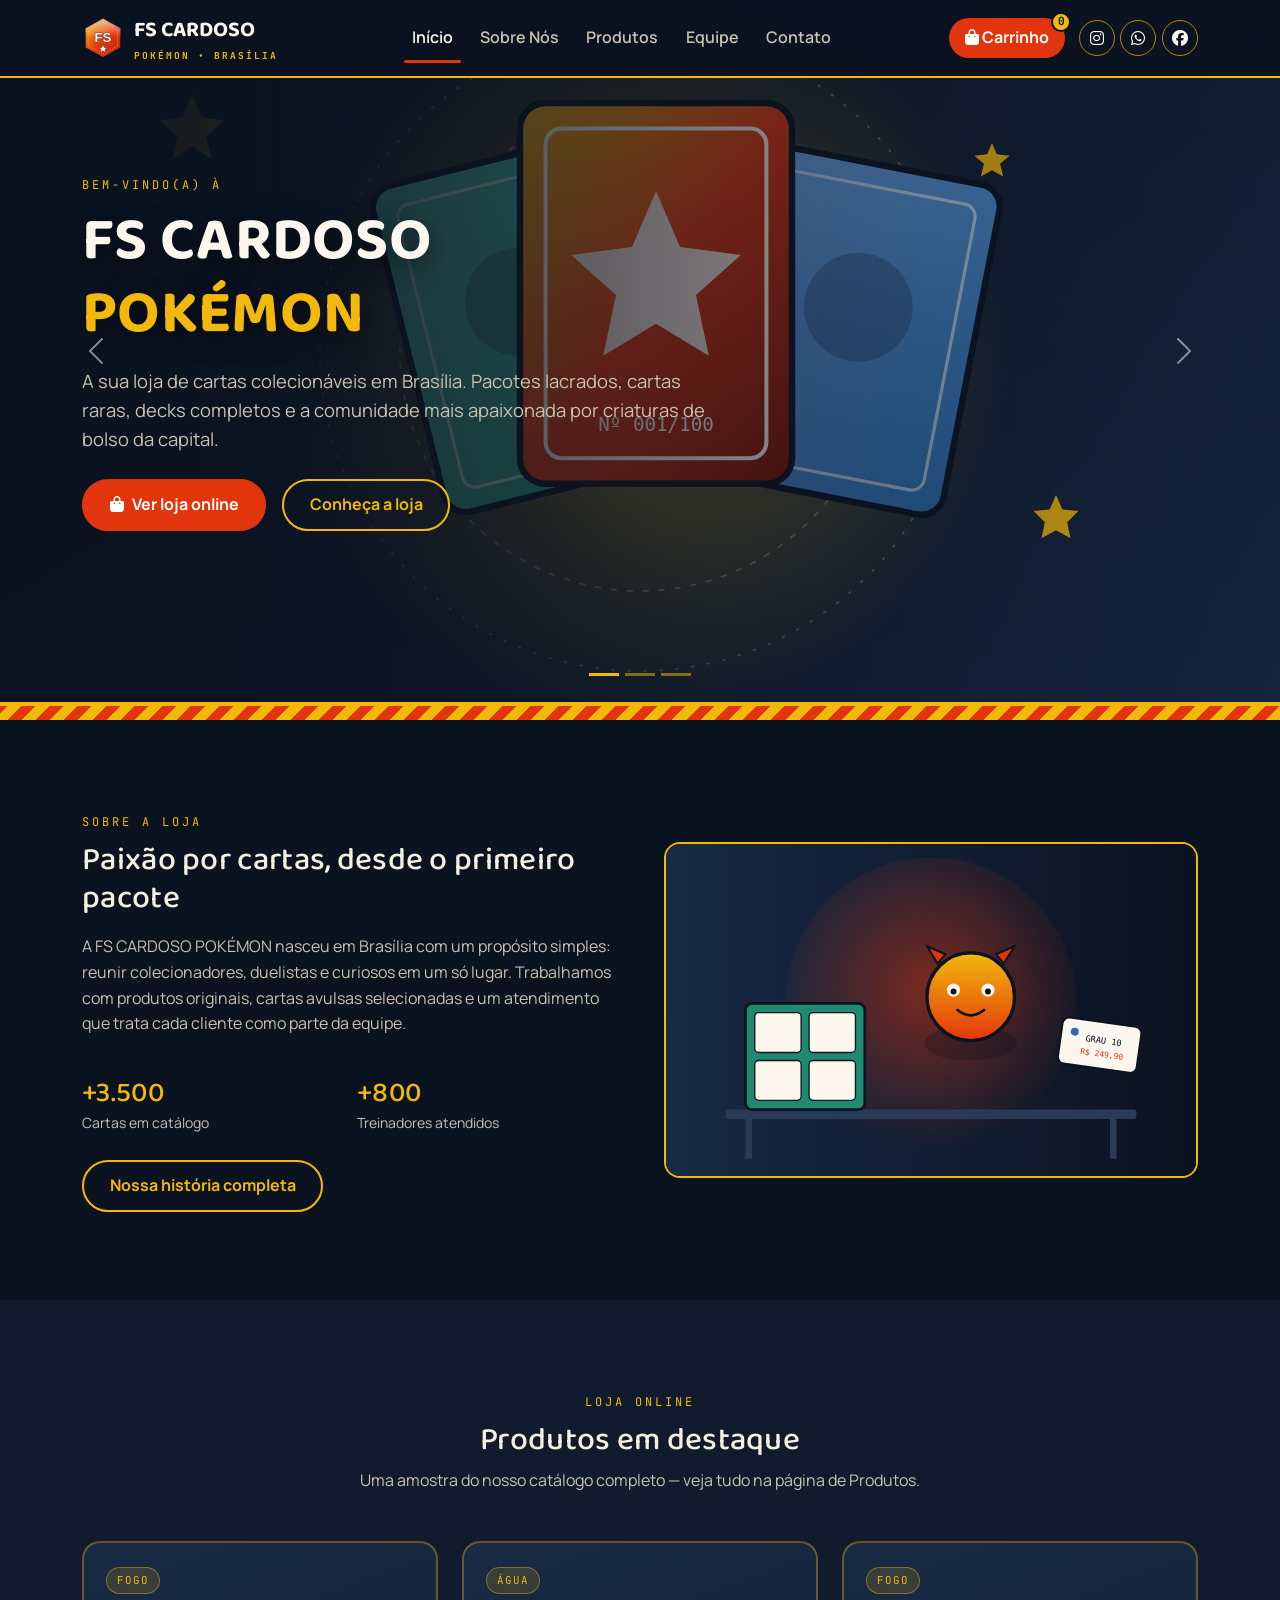
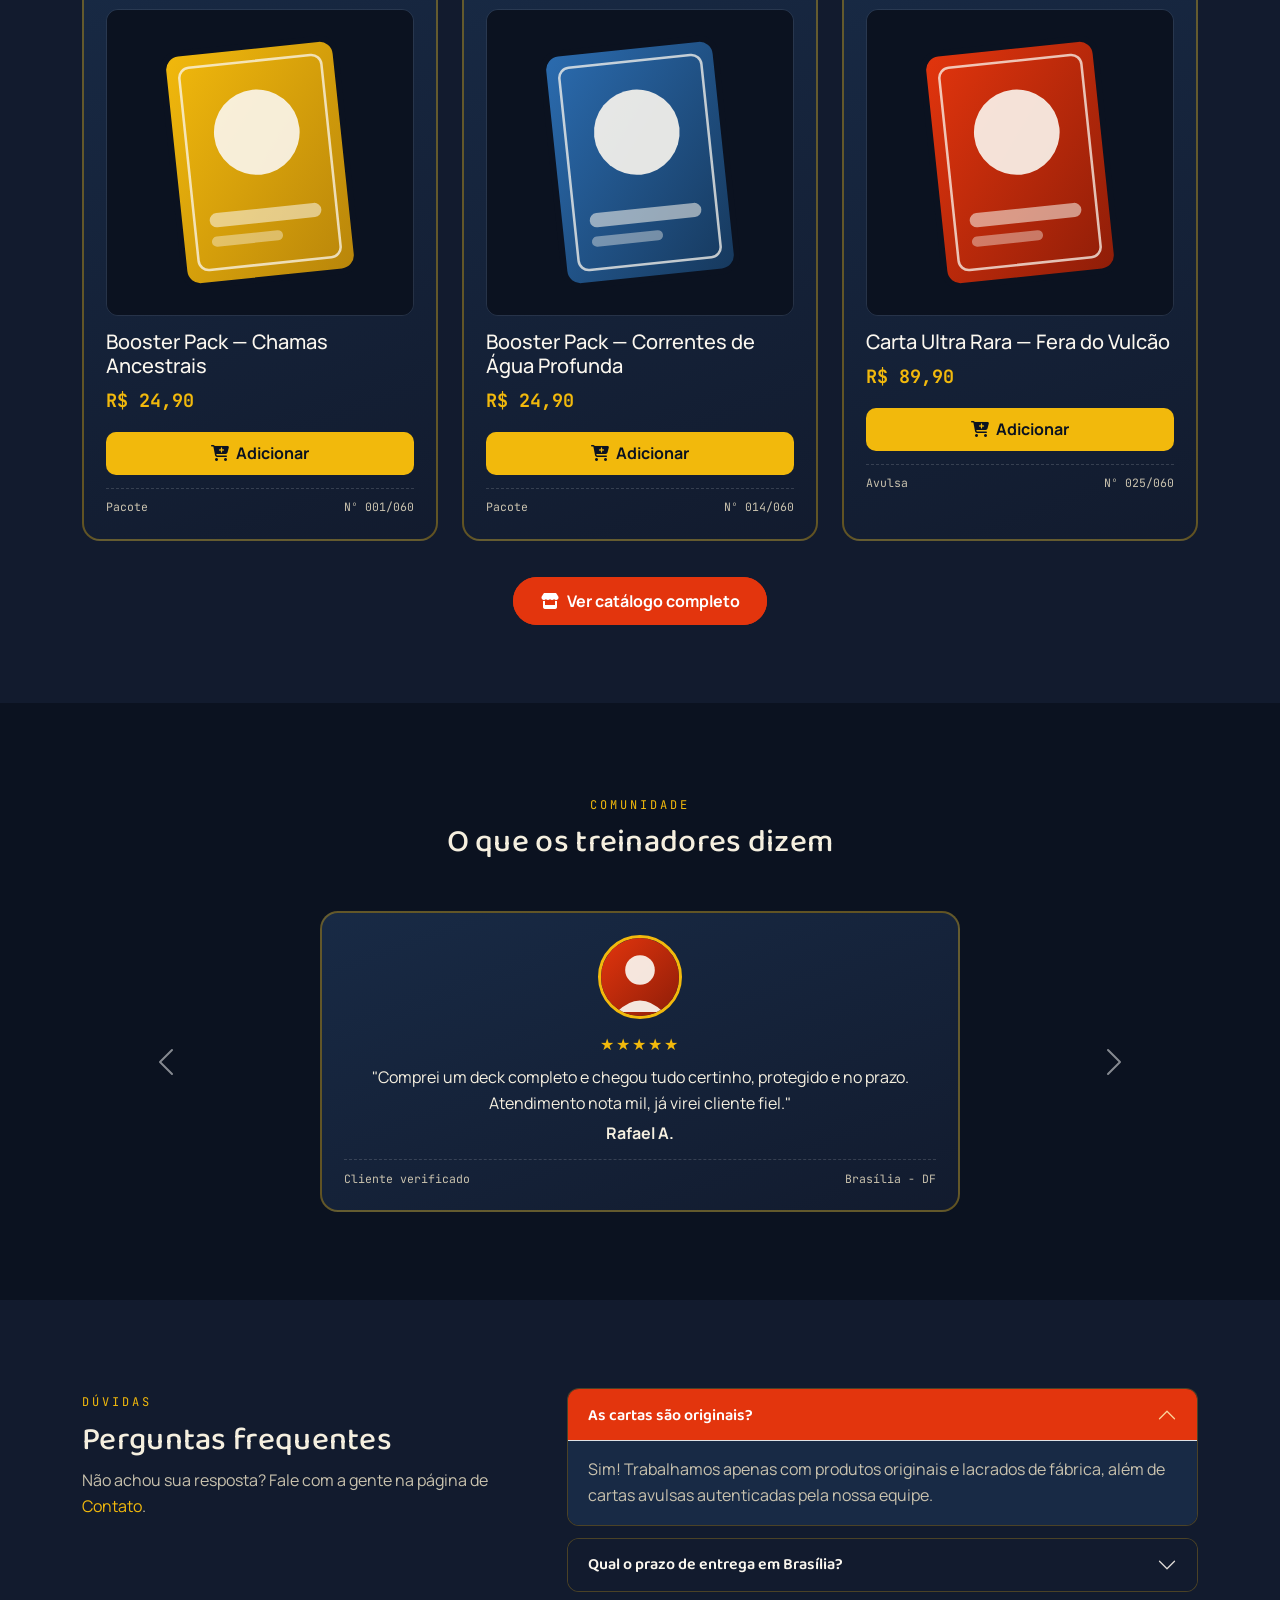
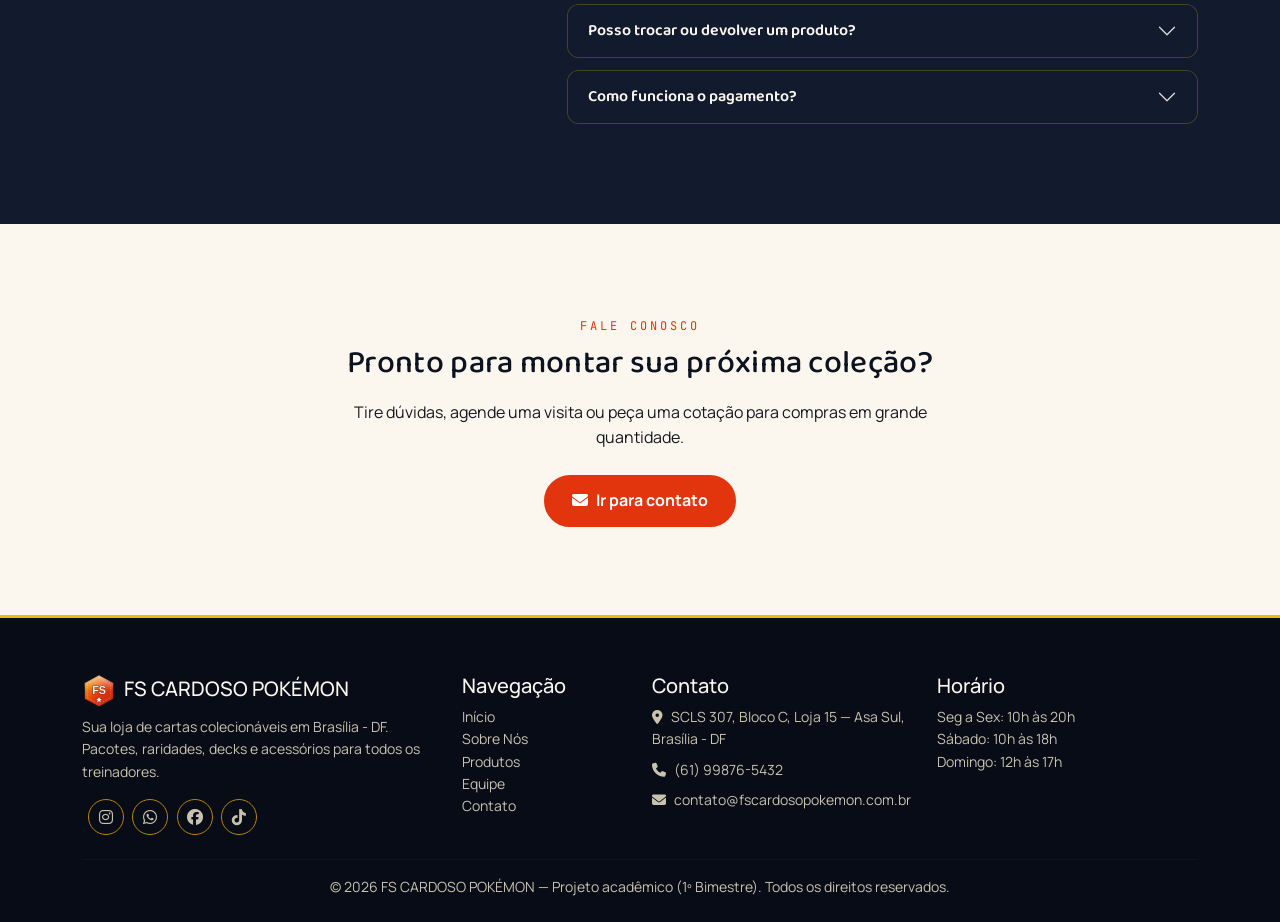
<file: FScardoso/index.html>
<!DOCTYPE html>
<html lang="pt-BR">
<head>
<meta charset="UTF-8">
<meta name="viewport" content="width=device-width, initial-scale=1.0">
<title>FS CARDOSO POKÉMON | Cartas, Coleções e Muito Mais</title>
<meta name="description" content="Loja especializada em cartas colecionáveis e produtos temáticos em Brasília. Pacotes, cartas raras, decks e acessórios.">

<!-- Bootstrap 5 -->
<link href="https://cdn.jsdelivr.net/npm/bootstrap@5.3.3/dist/css/bootstrap.min.css" rel="stylesheet">
<!-- Font Awesome (ícones sociais) -->
<link rel="stylesheet" href="https://cdnjs.cloudflare.com/ajax/libs/font-awesome/6.5.2/css/all.min.css">
<!-- Google Fonts -->
<link rel="preconnect" href="https://fonts.googleapis.com">
<link href="https://fonts.googleapis.com/css2?family=Baloo+2:wght@500;600;700;800&family=Manrope:wght@400;500;600;700&family=JetBrains+Mono:wght@400;500;700&display=swap" rel="stylesheet">
<!-- CSS próprio -->
<link rel="stylesheet" href="css/estilo.css">
<link rel="icon" href="img/logo.svg" type="image/svg+xml">
</head>
<body>

<!-- ===================== NAVBAR ===================== -->
<nav class="navbar navbar-expand-lg navbar-dark navbar-fs fixed-top py-2">
  <div class="container">
    <a class="navbar-brand" href="index.html">
      <img src="img/logo.svg" alt="Logo FS Cardoso Pokémon">
      <span>FS CARDOSO<small>POKÉMON • BRASÍLIA</small></span>
    </a>
    <button class="navbar-toggler" type="button" data-bs-toggle="collapse" data-bs-target="#navMenu">
      <span class="navbar-toggler-icon"></span>
    </button>
    <div class="collapse navbar-collapse" id="navMenu">
      <ul class="navbar-nav mx-auto mb-2 mb-lg-0">
        <li class="nav-item"><a class="nav-link active" href="index.html">Início</a></li>
        <li class="nav-item"><a class="nav-link" href="sobre.html">Sobre Nós</a></li>
        <li class="nav-item"><a class="nav-link" href="produtos.html">Produtos</a></li>
        <li class="nav-item"><a class="nav-link" href="equipe.html">Equipe</a></li>
        <li class="nav-item"><a class="nav-link" href="contato.html">Contato</a></li>
      </ul>
      <div class="d-flex align-items-center">
        <a href="produtos.html" class="cart-btn me-2">
          <i class="fa-solid fa-bag-shopping"></i> Carrinho
          <span class="cart-badge">0</span>
        </a>
        <div class="nav-social d-none d-lg-flex">
          <a href="https://instagram.com" target="_blank" rel="noopener" aria-label="Instagram"><i class="fa-brands fa-instagram"></i></a>
          <a href="https://wa.me/5561998765432" target="_blank" rel="noopener" aria-label="WhatsApp"><i class="fa-brands fa-whatsapp"></i></a>
          <a href="https://facebook.com" target="_blank" rel="noopener" aria-label="Facebook"><i class="fa-brands fa-facebook"></i></a>
        </div>
      </div>
    </div>
  </div>
</nav>

<!-- ===================== HERO / CARROSSEL DE DESTAQUE ===================== -->
<header>
  <div id="heroCarousel" class="carousel slide carousel-fade hero-carousel" data-bs-ride="carousel">
    <div class="carousel-indicators">
      <button type="button" data-bs-target="#heroCarousel" data-bs-slide-to="0" class="active"></button>
      <button type="button" data-bs-target="#heroCarousel" data-bs-slide-to="1"></button>
      <button type="button" data-bs-target="#heroCarousel" data-bs-slide-to="2"></button>
    </div>
    <div class="carousel-inner">
      <div class="carousel-item active">
        <div class="hero-slide" style="background-image:url('img/destaque1.svg');">
          <div class="container">
            <div class="row">
              <div class="col-lg-7">
                <span class="section-eyebrow">Bem-vindo(a) à</span>
                <h1 class="hero-title mt-2">FS CARDOSO <span class="accent">POKÉMON</span></h1>
                <p class="hero-sub mt-3">A sua loja de cartas colecionáveis em Brasília. Pacotes lacrados, cartas raras, decks completos e a comunidade mais apaixonada por criaturas de bolso da capital.</p>
                <div class="mt-4 d-flex flex-wrap gap-3">
                  <a href="produtos.html" class="btn-fs-primary"><i class="fa-solid fa-bag-shopping me-2"></i>Ver loja online</a>
                  <a href="sobre.html" class="btn-fs-outline">Conheça a loja</a>
                </div>
              </div>
            </div>
          </div>
        </div>
      </div>
      <div class="carousel-item">
        <div class="hero-slide" style="background-image:url('img/destaque2.svg');">
          <div class="container">
            <div class="row">
              <div class="col-lg-7">
                <span class="section-eyebrow">Coleção em Destaque</span>
                <h1 class="hero-title mt-2">Cartas <span class="accent">Graduadas</span> e Raridades</h1>
                <p class="hero-sub mt-3">Peças avaliadas, protegidas em case rígido e prontas para sua coleção ou para reforçar seu deck competitivo.</p>
                <div class="mt-4 d-flex flex-wrap gap-3">
                  <a href="produtos.html" class="btn-fs-primary"><i class="fa-solid fa-star me-2"></i>Cartas raras</a>
                </div>
              </div>
            </div>
          </div>
        </div>
      </div>
      <div class="carousel-item">
        <div class="hero-slide" style="background-image:url('img/destaque3.svg');">
          <div class="container">
            <div class="row">
              <div class="col-lg-7">
                <span class="section-eyebrow">Visite-nos</span>
                <h1 class="hero-title mt-2">Loja física no <span class="accent">Coração de Brasília</span></h1>
                <p class="hero-sub mt-3">Venha trocar figurinhas — ou melhor, cartas — com outros treinadores. Torneios semanais e eventos de abertura de pacotes.</p>
                <div class="mt-4 d-flex flex-wrap gap-3">
                  <a href="contato.html" class="btn-fs-primary"><i class="fa-solid fa-location-dot me-2"></i>Como chegar</a>
                </div>
              </div>
            </div>
          </div>
        </div>
      </div>
    </div>
    <button class="carousel-control-prev" type="button" data-bs-target="#heroCarousel" data-bs-slide="prev">
      <span class="carousel-control-prev-icon"></span>
    </button>
    <button class="carousel-control-next" type="button" data-bs-target="#heroCarousel" data-bs-slide="next">
      <span class="carousel-control-next-icon"></span>
    </button>
  </div>
</header>

<div class="divider-zig"></div>

<!-- ===================== SOBRE NÓS (resumo) ===================== -->
<section id="sobre" class="section-dark">
  <div class="container">
    <div class="row align-items-center g-5">
      <div class="col-lg-6 reveal">
        <span class="section-eyebrow">Sobre a loja</span>
        <h2 class="mt-2 mb-3">Paixão por cartas, desde o primeiro pacote</h2>
        <p class="text-paper-dim">A FS CARDOSO POKÉMON nasceu em Brasília com um propósito simples: reunir colecionadores, duelistas e curiosos em um só lugar. Trabalhamos com produtos originais, cartas avulsas selecionadas e um atendimento que trata cada cliente como parte da equipe.</p>
        <div class="row mt-4 g-3">
          <div class="col-6">
            <h3 class="mb-0" style="color:var(--gold)">+3.500</h3>
            <small class="text-paper-dim">Cartas em catálogo</small>
          </div>
          <div class="col-6">
            <h3 class="mb-0" style="color:var(--gold)">+800</h3>
            <small class="text-paper-dim">Treinadores atendidos</small>
          </div>
        </div>
        <a href="sobre.html" class="btn-fs-outline mt-4 d-inline-block">Nossa história completa</a>
      </div>
      <div class="col-lg-6 reveal">
        <img src="img/destaque2.svg" alt="Vitrine de cartas colecionáveis" class="img-fluid rounded-4 border border-2" style="border-color:var(--gold) !important;">
      </div>
    </div>
  </div>
</section>

<!-- ===================== PRODUTOS EM DESTAQUE ===================== -->
<section id="produtos" class="section-alt">
  <div class="container">
    <div class="text-center mb-5 reveal">
      <span class="section-eyebrow">Loja Online</span>
      <h2 class="mt-2">Produtos em destaque</h2>
      <p class="text-paper-dim">Uma amostra do nosso catálogo completo — veja tudo na página de Produtos.</p>
    </div>
    <div class="row g-4" id="destaqueProdutos"></div>
    <div class="text-center mt-5 reveal">
      <a href="produtos.html" class="btn-fs-primary"><i class="fa-solid fa-store me-2"></i>Ver catálogo completo</a>
    </div>
  </div>
</section>

<!-- ===================== DEPOIMENTOS (carousel) ===================== -->
<section id="depoimentos" class="section-dark">
  <div class="container">
    <div class="text-center mb-5 reveal">
      <span class="section-eyebrow">Comunidade</span>
      <h2 class="mt-2">O que os treinadores dizem</h2>
    </div>
    <div id="testiCarousel" class="carousel slide testi-carousel" data-bs-ride="carousel">
      <div class="carousel-inner">
        <div class="carousel-item active">
          <div class="holo-card">
            <img src="img/avatar1.svg" class="testi-avatar" alt="Foto de cliente">
            <div class="stars">★★★★★</div>
            <p class="mt-2 mb-1">"Comprei um deck completo e chegou tudo certinho, protegido e no prazo. Atendimento nota mil, já virei cliente fiel."</p>
            <strong>Rafael A.</strong>
            <div class="card-footer-num"><span>Cliente verificado</span><span>Brasília - DF</span></div>
          </div>
        </div>
        <div class="carousel-item">
          <div class="holo-card">
            <img src="img/avatar2.svg" class="testi-avatar" alt="Foto de cliente">
            <div class="stars">★★★★★</div>
            <p class="mt-2 mb-1">"A melhor loja de cartas da cidade. Preço justo nas cartas raras e sempre tem gente disposta a trocar uma ideia sobre o meta."</p>
            <strong>Camila S.</strong>
            <div class="card-footer-num"><span>Cliente verificado</span><span>Brasília - DF</span></div>
          </div>
        </div>
        <div class="carousel-item">
          <div class="holo-card">
            <img src="img/avatar3.svg" class="testi-avatar" alt="Foto de cliente">
            <div class="stars">★★★★★</div>
            <p class="mt-2 mb-1">"Levei meu filho no evento de abertura de pacotes e foi incrível. Loja organizada, equipe super atenciosa com as crianças."</p>
            <strong>Marcos P.</strong>
            <div class="card-footer-num"><span>Cliente verificado</span><span>Brasília - DF</span></div>
          </div>
        </div>
      </div>
      <button class="carousel-control-prev" type="button" data-bs-target="#testiCarousel" data-bs-slide="prev">
        <span class="carousel-control-prev-icon"></span>
      </button>
      <button class="carousel-control-next" type="button" data-bs-target="#testiCarousel" data-bs-slide="next">
        <span class="carousel-control-next-icon"></span>
      </button>
    </div>
  </div>
</section>

<!-- ===================== FAQ (acordeão) ===================== -->
<section id="faq" class="section-alt">
  <div class="container">
    <div class="row g-5">
      <div class="col-lg-5 reveal">
        <span class="section-eyebrow">Dúvidas</span>
        <h2 class="mt-2">Perguntas frequentes</h2>
        <p class="text-paper-dim">Não achou sua resposta? Fale com a gente na página de <a href="contato.html">Contato</a>.</p>
      </div>
      <div class="col-lg-7 reveal">
        <div class="accordion accordion-fs" id="faqAccordion">
          <div class="accordion-item">
            <h2 class="accordion-header">
              <button class="accordion-button" type="button" data-bs-toggle="collapse" data-bs-target="#faq1">
                As cartas são originais?
              </button>
            </h2>
            <div id="faq1" class="accordion-collapse collapse show" data-bs-parent="#faqAccordion">
              <div class="accordion-body">Sim! Trabalhamos apenas com produtos originais e lacrados de fábrica, além de cartas avulsas autenticadas pela nossa equipe.</div>
            </div>
          </div>
          <div class="accordion-item">
            <h2 class="accordion-header">
              <button class="accordion-button collapsed" type="button" data-bs-toggle="collapse" data-bs-target="#faq2">
                Qual o prazo de entrega em Brasília?
              </button>
            </h2>
            <div id="faq2" class="accordion-collapse collapse" data-bs-parent="#faqAccordion">
              <div class="accordion-body">Para o Distrito Federal, o prazo médio é de 1 a 3 dias úteis. Também oferecemos retirada gratuita na loja física.</div>
            </div>
          </div>
          <div class="accordion-item">
            <h2 class="accordion-header">
              <button class="accordion-button collapsed" type="button" data-bs-toggle="collapse" data-bs-target="#faq3">
                Posso trocar ou devolver um produto?
              </button>
            </h2>
            <div id="faq3" class="accordion-collapse collapse" data-bs-parent="#faqAccordion">
              <div class="accordion-body">Sim, produtos lacrados podem ser trocados em até 7 dias corridos após o recebimento, conforme o Código de Defesa do Consumidor.</div>
            </div>
          </div>
          <div class="accordion-item">
            <h2 class="accordion-header">
              <button class="accordion-button collapsed" type="button" data-bs-toggle="collapse" data-bs-target="#faq4">
                Como funciona o pagamento?
              </button>
            </h2>
            <div id="faq4" class="accordion-collapse collapse" data-bs-parent="#faqAccordion">
              <div class="accordion-body">Aceitamos cartão, Pix e boleto. O checkout da loja online é processado com confirmação instantânea.</div>
            </div>
          </div>
        </div>
      </div>
    </div>
  </div>
</section>

<!-- ===================== CTA CONTATO ===================== -->
<section class="section-paper">
  <div class="container text-center reveal">
    <span class="section-eyebrow">Fale conosco</span>
    <h2 class="mt-2 mb-3">Pronto para montar sua próxima coleção?</h2>
    <p class="mx-auto" style="max-width:38rem;">Tire dúvidas, agende uma visita ou peça uma cotação para compras em grande quantidade.</p>
    <a href="contato.html" class="btn-fs-primary mt-2 d-inline-block"><i class="fa-solid fa-envelope me-2"></i>Ir para contato</a>
  </div>
</section>

<!-- ===================== RODAPÉ ===================== -->
<footer class="footer-fs">
  <div class="container">
    <div class="row g-4">
      <div class="col-md-4">
        <h5><img src="img/logo.svg" height="34" class="me-2" alt="Logo">FS CARDOSO POKÉMON</h5>
        <p class="small mt-2">Sua loja de cartas colecionáveis em Brasília - DF. Pacotes, raridades, decks e acessórios para todos os treinadores.</p>
        <div class="nav-social">
          <a href="https://instagram.com" target="_blank" rel="noopener" aria-label="Instagram"><i class="fa-brands fa-instagram"></i></a>
          <a href="https://wa.me/5561998765432" target="_blank" rel="noopener" aria-label="WhatsApp"><i class="fa-brands fa-whatsapp"></i></a>
          <a href="https://facebook.com" target="_blank" rel="noopener" aria-label="Facebook"><i class="fa-brands fa-facebook"></i></a>
          <a href="https://tiktok.com" target="_blank" rel="noopener" aria-label="TikTok"><i class="fa-brands fa-tiktok"></i></a>
        </div>
      </div>
      <div class="col-md-2">
        <h5>Navegação</h5>
        <ul class="list-unstyled small">
          <li><a href="index.html">Início</a></li>
          <li><a href="sobre.html">Sobre Nós</a></li>
          <li><a href="produtos.html">Produtos</a></li>
          <li><a href="equipe.html">Equipe</a></li>
          <li><a href="contato.html">Contato</a></li>
        </ul>
      </div>
      <div class="col-md-3">
        <h5>Contato</h5>
        <ul class="list-unstyled small">
          <li><i class="fa-solid fa-location-dot me-2"></i>SCLS 307, Bloco C, Loja 15 — Asa Sul, Brasília - DF</li>
          <li class="mt-2"><i class="fa-solid fa-phone me-2"></i>(61) 99876-5432</li>
          <li class="mt-2"><i class="fa-solid fa-envelope me-2"></i>contato@fscardosopokemon.com.br</li>
        </ul>
      </div>
      <div class="col-md-3">
        <h5>Horário</h5>
        <ul class="list-unstyled small">
          <li>Seg a Sex: 10h às 20h</li>
          <li>Sábado: 10h às 18h</li>
          <li>Domingo: 12h às 17h</li>
        </ul>
      </div>
    </div>
    <hr class="mt-4" style="border-color:rgba(255,255,255,.1)">
    <p class="small text-center mb-0">&copy; <span class="ano-atual"></span> FS CARDOSO POKÉMON — Projeto acadêmico (1º Bimestre). Todos os direitos reservados.</p>
  </div>
</footer>

<!-- Toast do carrinho -->
<div class="position-fixed bottom-0 end-0 p-3" style="z-index:1100">
  <div id="cartToast" class="toast align-items-center text-bg-dark border" role="alert">
    <div class="d-flex">
      <div class="toast-body"><i class="fa-solid fa-circle-check me-2" style="color:var(--gold)"></i>Item adicionado!</div>
      <button type="button" class="btn-close btn-close-white me-2 m-auto" data-bs-dismiss="toast"></button>
    </div>
  </div>
</div>

<script src="https://cdn.jsdelivr.net/npm/bootstrap@5.3.3/dist/js/bootstrap.bundle.min.js"></script>
<script src="js/script.js"></script>
<script>
  // Renderiza 3 produtos em destaque na home a partir do catálogo central
  const destaqueEl = document.getElementById('destaqueProdutos');
  if (destaqueEl) {
    CATALOGO.slice(0, 3).forEach(p => {
      destaqueEl.innerHTML += `
      <div class="col-md-4 reveal">
        <div class="holo-card">
          <span class="card-type-pill">${p.energia}</span>
          <img src="${p.img}" alt="${p.nome}" class="card-thumb">
          <h5>${p.nome}</h5>
          <div class="price-tag">R$ ${p.preco.toFixed(2).replace('.', ',')}</div>
          <button class="add-cart-btn mt-3" onclick="CARRINHO.adicionar('${p.id}')"><i class="fa-solid fa-cart-plus me-1"></i> Adicionar</button>
          <div class="card-footer-num"><span>${p.tipo}</span><span>Nº ${p.numero}</span></div>
        </div>
      </div>`;
    });
  }
</script>
</body>
</html>
</file>
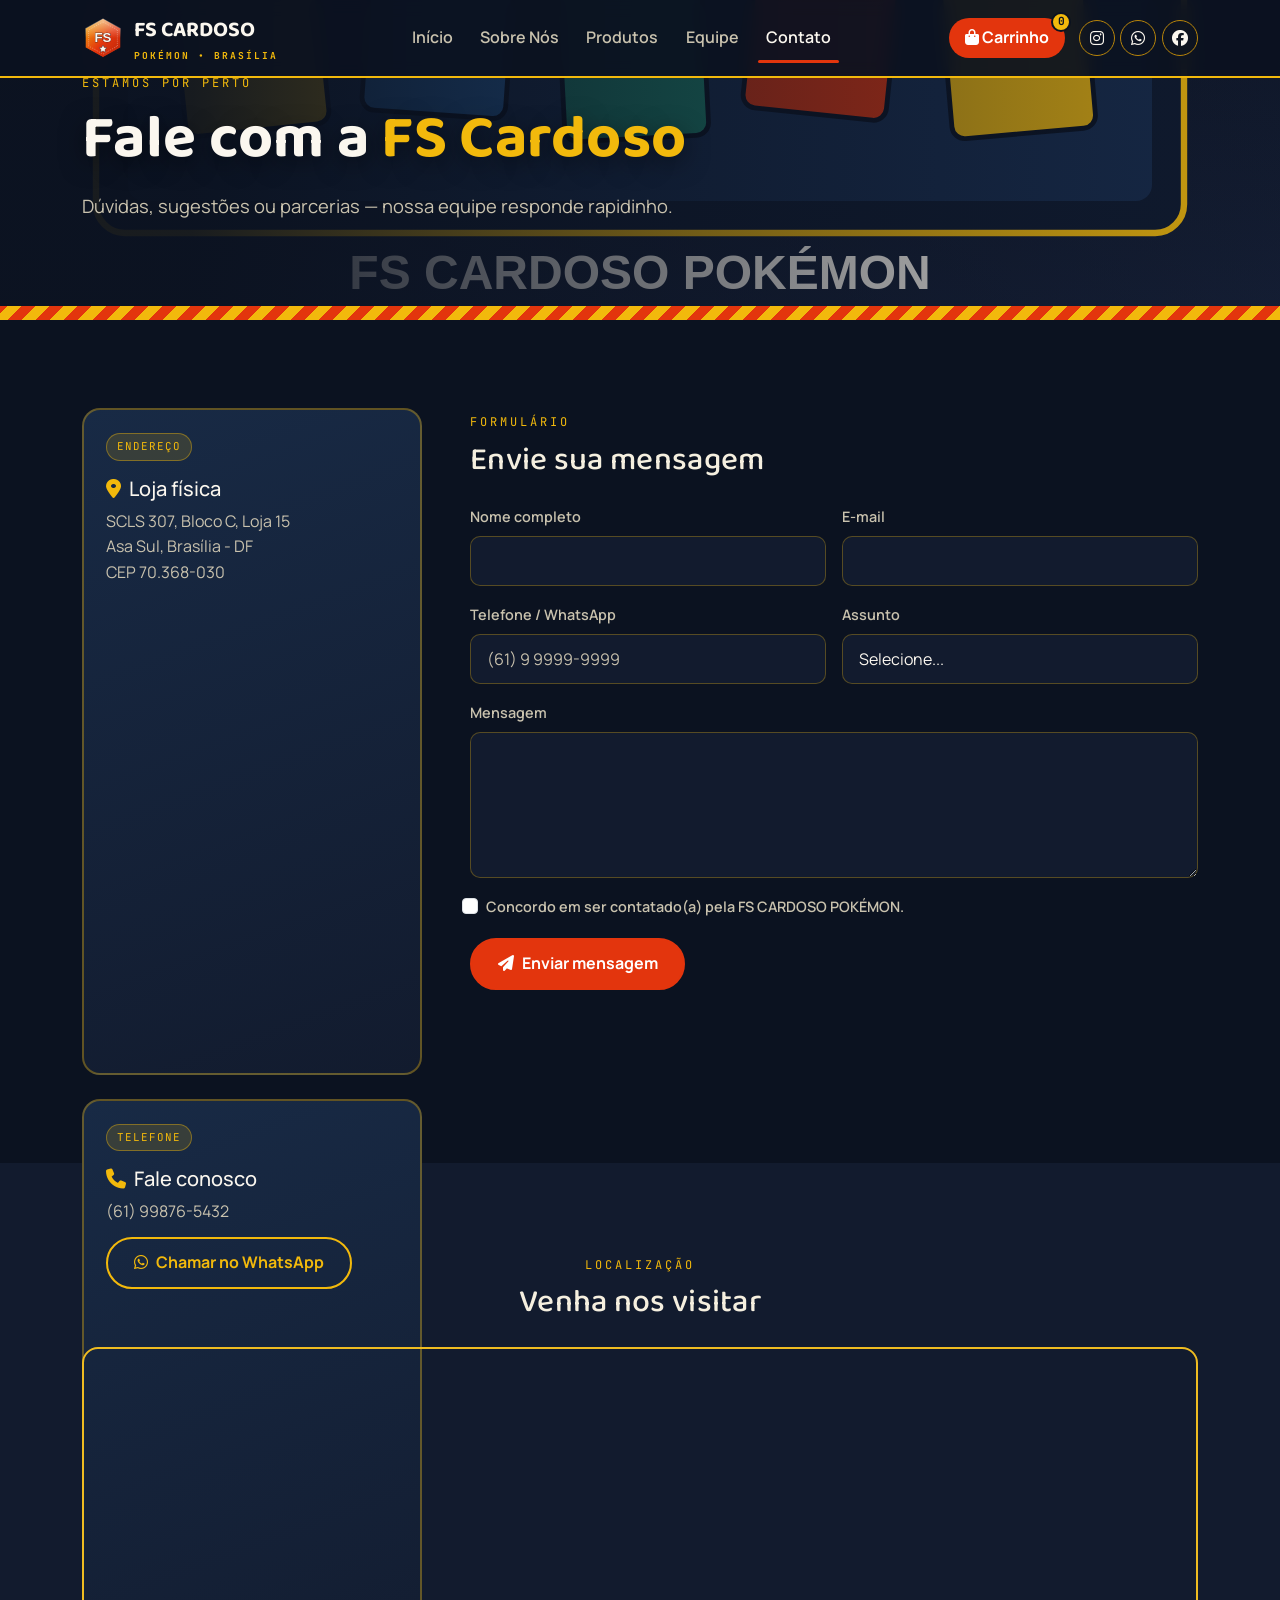
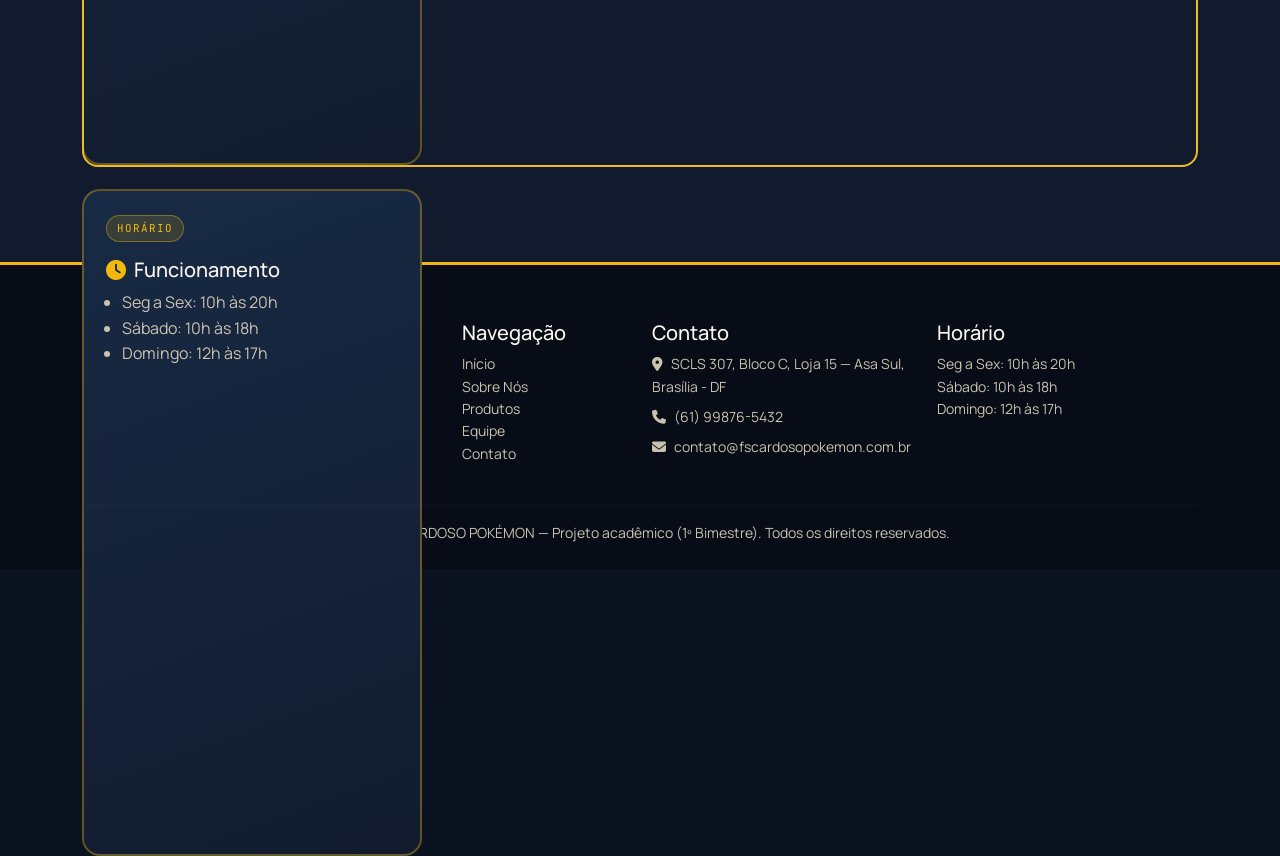
<file: FScardoso/contato.html>
<!DOCTYPE html>
<html lang="pt-BR">
<head>
<meta charset="UTF-8">
<meta name="viewport" content="width=device-width, initial-scale=1.0">
<title>Contato | FS CARDOSO POKÉMON</title>
<meta name="description" content="Fale com a FS CARDOSO POKÉMON: telefone, WhatsApp, endereço e formulário de contato.">

<link href="https://cdn.jsdelivr.net/npm/bootstrap@5.3.3/dist/css/bootstrap.min.css" rel="stylesheet">
<link rel="stylesheet" href="https://cdnjs.cloudflare.com/ajax/libs/font-awesome/6.5.2/css/all.min.css">
<link rel="preconnect" href="https://fonts.googleapis.com">
<link href="https://fonts.googleapis.com/css2?family=Baloo+2:wght@500;600;700;800&family=Manrope:wght@400;500;600;700&family=JetBrains+Mono:wght@400;500;700&display=swap" rel="stylesheet">
<link rel="stylesheet" href="css/estilo.css">
<link rel="icon" href="img/logo.svg" type="image/svg+xml">
</head>
<body>

<!-- ===================== NAVBAR ===================== -->
<nav class="navbar navbar-expand-lg navbar-dark navbar-fs fixed-top py-2">
  <div class="container">
    <a class="navbar-brand" href="index.html">
      <img src="img/logo.svg" alt="Logo FS Cardoso Pokémon">
      <span>FS CARDOSO<small>POKÉMON • BRASÍLIA</small></span>
    </a>
    <button class="navbar-toggler" type="button" data-bs-toggle="collapse" data-bs-target="#navMenu">
      <span class="navbar-toggler-icon"></span>
    </button>
    <div class="collapse navbar-collapse" id="navMenu">
      <ul class="navbar-nav mx-auto mb-2 mb-lg-0">
        <li class="nav-item"><a class="nav-link" href="index.html">Início</a></li>
        <li class="nav-item"><a class="nav-link" href="sobre.html">Sobre Nós</a></li>
        <li class="nav-item"><a class="nav-link" href="produtos.html">Produtos</a></li>
        <li class="nav-item"><a class="nav-link" href="equipe.html">Equipe</a></li>
        <li class="nav-item"><a class="nav-link active" href="contato.html">Contato</a></li>
      </ul>
      <div class="d-flex align-items-center">
        <a href="produtos.html" class="cart-btn me-2">
          <i class="fa-solid fa-bag-shopping"></i> Carrinho
          <span class="cart-badge">0</span>
        </a>
        <div class="nav-social d-none d-lg-flex">
          <a href="https://instagram.com" target="_blank" rel="noopener" aria-label="Instagram"><i class="fa-brands fa-instagram"></i></a>
          <a href="https://wa.me/5561998765432" target="_blank" rel="noopener" aria-label="WhatsApp"><i class="fa-brands fa-whatsapp"></i></a>
          <a href="https://facebook.com" target="_blank" rel="noopener" aria-label="Facebook"><i class="fa-brands fa-facebook"></i></a>
        </div>
      </div>
    </div>
  </div>
</nav>

<!-- ===================== SUB-CABEÇALHO ===================== -->
<header class="hero-slide" style="min-height:34vh; background-image:url('img/destaque3.svg');">
  <div class="container">
    <span class="section-eyebrow">Estamos por perto</span>
    <h1 class="hero-title mt-2">Fale com a <span class="accent">FS Cardoso</span></h1>
    <p class="hero-sub mt-3">Dúvidas, sugestões ou parcerias — nossa equipe responde rapidinho.</p>
  </div>
</header>

<div class="divider-zig"></div>

<!-- ===================== INFO + FORMULÁRIO ===================== -->
<section class="section-dark">
  <div class="container">
    <div class="row g-5">

      <!-- Informações -->
      <div class="col-lg-4 reveal">
        <div class="holo-card mb-4">
          <span class="card-type-pill">Endereço</span>
          <h5 class="mt-3"><i class="fa-solid fa-location-dot me-2" style="color:var(--gold)"></i>Loja física</h5>
          <p class="text-paper-dim mb-0">SCLS 307, Bloco C, Loja 15<br>Asa Sul, Brasília - DF<br>CEP 70.368-030</p>
        </div>
        <div class="holo-card mb-4">
          <span class="card-type-pill">Telefone</span>
          <h5 class="mt-3"><i class="fa-solid fa-phone me-2" style="color:var(--gold)"></i>Fale conosco</h5>
          <p class="text-paper-dim mb-1">(61) 99876-5432</p>
          <a href="https://wa.me/5561998765432" target="_blank" rel="noopener" class="btn-fs-outline mt-2 d-inline-block"><i class="fa-brands fa-whatsapp me-2"></i>Chamar no WhatsApp</a>
        </div>
        <div class="holo-card">
          <span class="card-type-pill">Horário</span>
          <h5 class="mt-3"><i class="fa-solid fa-clock me-2" style="color:var(--gold)"></i>Funcionamento</h5>
          <ul class="text-paper-dim mb-0 ps-3">
            <li>Seg a Sex: 10h às 20h</li>
            <li>Sábado: 10h às 18h</li>
            <li>Domingo: 12h às 17h</li>
          </ul>
        </div>
      </div>

      <!-- Formulário -->
      <div class="col-lg-8 reveal">
        <span class="section-eyebrow">Formulário</span>
        <h2 class="mt-2 mb-4">Envie sua mensagem</h2>

        <div id="contatoAlert" class="alert alert-success d-none" role="alert">
          <i class="fa-solid fa-circle-check me-2"></i>Mensagem enviada com sucesso! Em breve retornaremos o contato.
        </div>

        <form id="formContato" class="form-fs needs-validation" novalidate>
          <div class="row g-3">
            <div class="col-md-6">
              <label for="nome" class="form-label">Nome completo</label>
              <input type="text" class="form-control" id="nome" required>
              <div class="invalid-feedback">Por favor, informe seu nome.</div>
            </div>
            <div class="col-md-6">
              <label for="email" class="form-label">E-mail</label>
              <input type="email" class="form-control" id="email" required>
              <div class="invalid-feedback">Informe um e-mail válido.</div>
            </div>
            <div class="col-md-6">
              <label for="telefone" class="form-label">Telefone / WhatsApp</label>
              <input type="tel" class="form-control" id="telefone" placeholder="(61) 9 9999-9999" required>
              <div class="invalid-feedback">Informe um telefone para contato.</div>
            </div>
            <div class="col-md-6">
              <label for="assunto" class="form-label">Assunto</label>
              <select class="form-select" id="assunto" required>
                <option value="" selected disabled>Selecione...</option>
                <option>Dúvida sobre produto</option>
                <option>Status de pedido</option>
                <option>Parceria / Fornecedor</option>
                <option>Trabalhe conosco</option>
                <option>Outro</option>
              </select>
              <div class="invalid-feedback">Selecione um assunto.</div>
            </div>
            <div class="col-12">
              <label for="mensagem" class="form-label">Mensagem</label>
              <textarea class="form-control" id="mensagem" rows="5" required></textarea>
              <div class="invalid-feedback">Escreva sua mensagem.</div>
            </div>
            <div class="col-12 form-check ps-4">
              <input class="form-check-input" type="checkbox" id="termos" required>
              <label class="form-check-label small text-paper-dim" for="termos">Concordo em ser contatado(a) pela FS CARDOSO POKÉMON.</label>
              <div class="invalid-feedback">É necessário aceitar para continuar.</div>
            </div>
            <div class="col-12">
              <button type="submit" class="btn-fs-primary"><i class="fa-solid fa-paper-plane me-2"></i>Enviar mensagem</button>
            </div>
          </div>
        </form>
      </div>
    </div>
  </div>
</section>

<!-- ===================== MAPA ===================== -->
<section class="section-alt">
  <div class="container">
    <div class="text-center mb-4 reveal">
      <span class="section-eyebrow">Localização</span>
      <h2 class="mt-2">Venha nos visitar</h2>
    </div>
    <div class="reveal">
      <iframe src="assets/mapa.html" class="map-frame w-100" style="height:420px;" loading="lazy" title="Mapa da loja FS Cardoso Pokémon em Brasília"></iframe>
    </div>
  </div>
</section>

<!-- ===================== RODAPÉ ===================== -->
<footer class="footer-fs">
  <div class="container">
    <div class="row g-4">
      <div class="col-md-4">
        <h5><img src="img/logo.svg" height="34" class="me-2" alt="Logo">FS CARDOSO POKÉMON</h5>
        <p class="small mt-2">Sua loja de cartas colecionáveis em Brasília - DF.</p>
        <div class="nav-social">
          <a href="https://instagram.com" target="_blank" rel="noopener" aria-label="Instagram"><i class="fa-brands fa-instagram"></i></a>
          <a href="https://wa.me/5561998765432" target="_blank" rel="noopener" aria-label="WhatsApp"><i class="fa-brands fa-whatsapp"></i></a>
          <a href="https://facebook.com" target="_blank" rel="noopener" aria-label="Facebook"><i class="fa-brands fa-facebook"></i></a>
          <a href="https://tiktok.com" target="_blank" rel="noopener" aria-label="TikTok"><i class="fa-brands fa-tiktok"></i></a>
        </div>
      </div>
      <div class="col-md-2">
        <h5>Navegação</h5>
        <ul class="list-unstyled small">
          <li><a href="index.html">Início</a></li>
          <li><a href="sobre.html">Sobre Nós</a></li>
          <li><a href="produtos.html">Produtos</a></li>
          <li><a href="equipe.html">Equipe</a></li>
          <li><a href="contato.html">Contato</a></li>
        </ul>
      </div>
      <div class="col-md-3">
        <h5>Contato</h5>
        <ul class="list-unstyled small">
          <li><i class="fa-solid fa-location-dot me-2"></i>SCLS 307, Bloco C, Loja 15 — Asa Sul, Brasília - DF</li>
          <li class="mt-2"><i class="fa-solid fa-phone me-2"></i>(61) 99876-5432</li>
          <li class="mt-2"><i class="fa-solid fa-envelope me-2"></i>contato@fscardosopokemon.com.br</li>
        </ul>
      </div>
      <div class="col-md-3">
        <h5>Horário</h5>
        <ul class="list-unstyled small">
          <li>Seg a Sex: 10h às 20h</li>
          <li>Sábado: 10h às 18h</li>
          <li>Domingo: 12h às 17h</li>
        </ul>
      </div>
    </div>
    <hr class="mt-4" style="border-color:rgba(255,255,255,.1)">
    <p class="small text-center mb-0">&copy; <span class="ano-atual"></span> FS CARDOSO POKÉMON — Projeto acadêmico (1º Bimestre). Todos os direitos reservados.</p>
  </div>
</footer>

<script src="https://cdn.jsdelivr.net/npm/bootstrap@5.3.3/dist/js/bootstrap.bundle.min.js"></script>
<script src="js/script.js"></script>
</body>
</html>
</file>
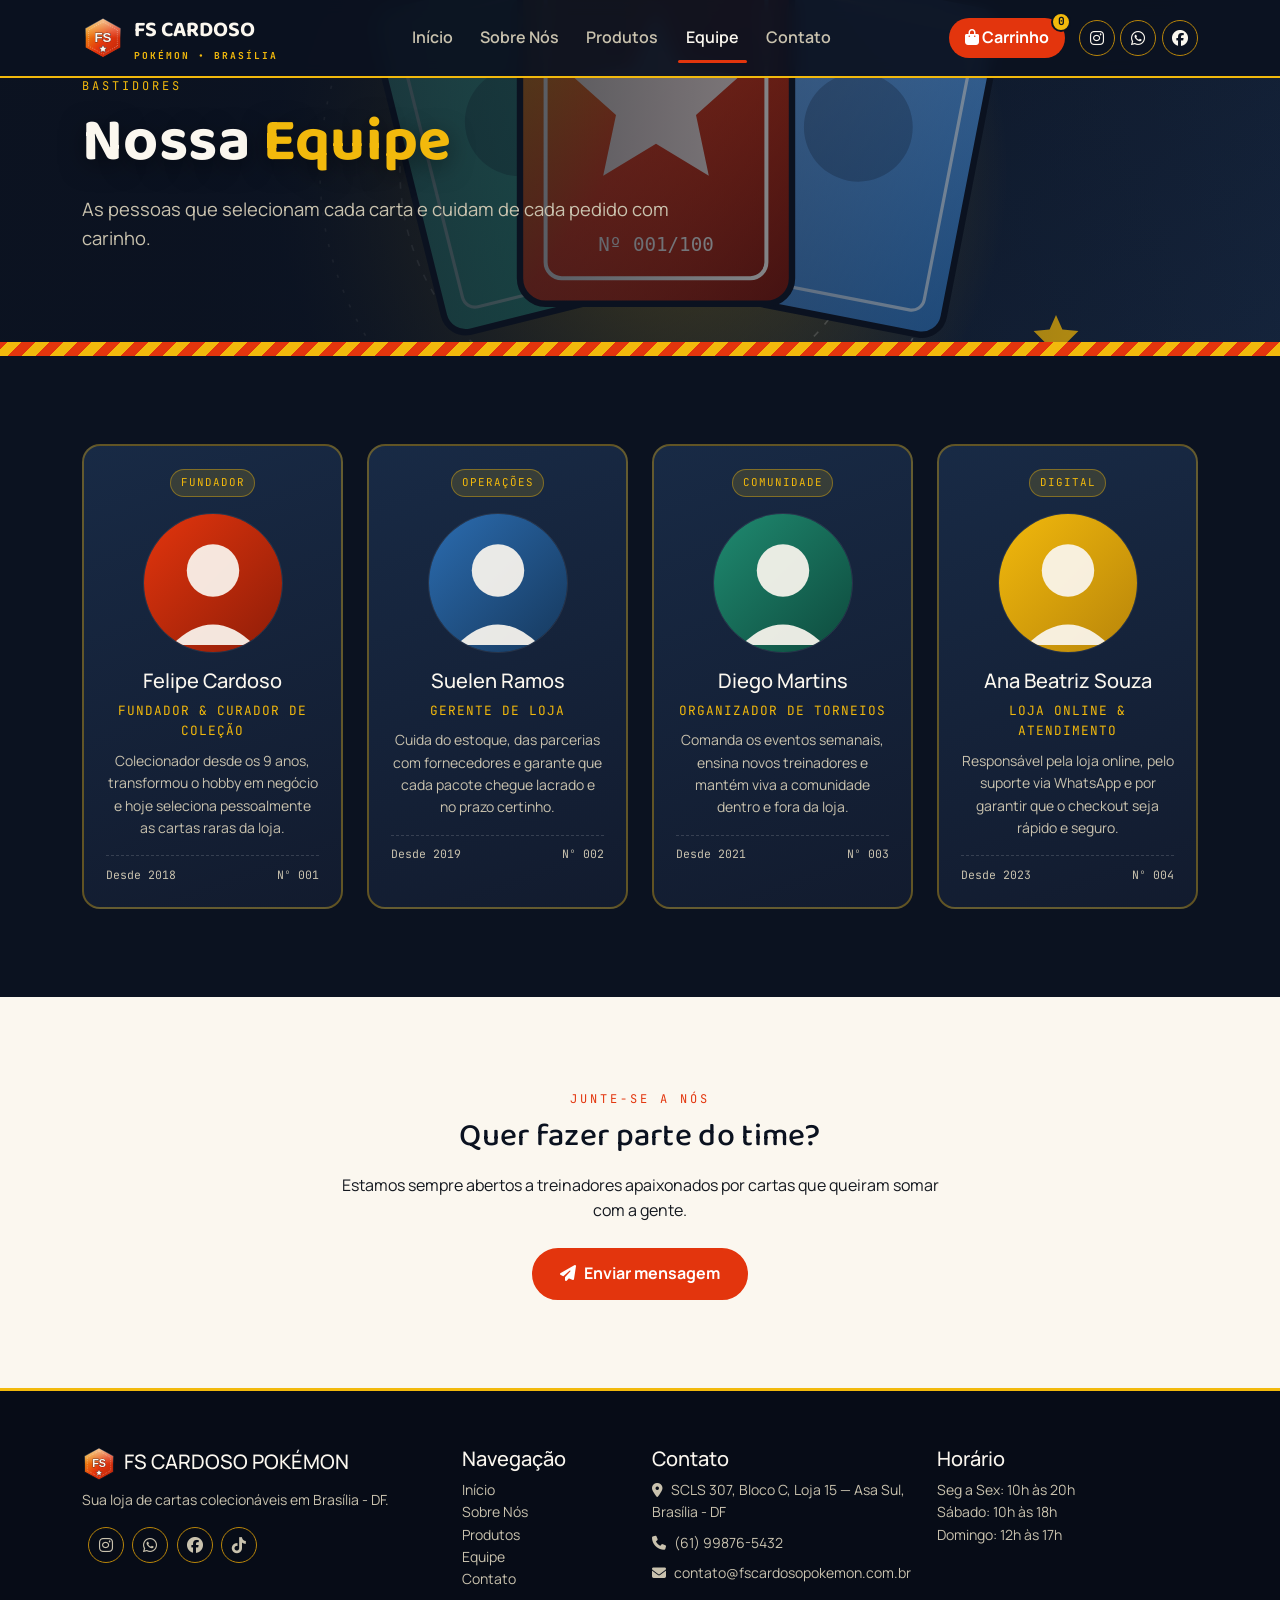
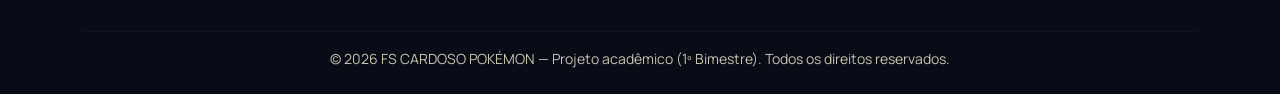
<file: FScardoso/equipe.html>
<!DOCTYPE html>
<html lang="pt-BR">
<head>
<meta charset="UTF-8">
<meta name="viewport" content="width=device-width, initial-scale=1.0">
<title>Nossa Equipe | FS CARDOSO POKÉMON</title>
<meta name="description" content="Conheça o time por trás da FS CARDOSO POKÉMON, loja de cartas colecionáveis em Brasília.">

<link href="https://cdn.jsdelivr.net/npm/bootstrap@5.3.3/dist/css/bootstrap.min.css" rel="stylesheet">
<link rel="stylesheet" href="https://cdnjs.cloudflare.com/ajax/libs/font-awesome/6.5.2/css/all.min.css">
<link rel="preconnect" href="https://fonts.googleapis.com">
<link href="https://fonts.googleapis.com/css2?family=Baloo+2:wght@500;600;700;800&family=Manrope:wght@400;500;600;700&family=JetBrains+Mono:wght@400;500;700&display=swap" rel="stylesheet">
<link rel="stylesheet" href="css/estilo.css">
<link rel="icon" href="img/logo.svg" type="image/svg+xml">
</head>
<body>

<!-- ===================== NAVBAR ===================== -->
<nav class="navbar navbar-expand-lg navbar-dark navbar-fs fixed-top py-2">
  <div class="container">
    <a class="navbar-brand" href="index.html">
      <img src="img/logo.svg" alt="Logo FS Cardoso Pokémon">
      <span>FS CARDOSO<small>POKÉMON • BRASÍLIA</small></span>
    </a>
    <button class="navbar-toggler" type="button" data-bs-toggle="collapse" data-bs-target="#navMenu">
      <span class="navbar-toggler-icon"></span>
    </button>
    <div class="collapse navbar-collapse" id="navMenu">
      <ul class="navbar-nav mx-auto mb-2 mb-lg-0">
        <li class="nav-item"><a class="nav-link" href="index.html">Início</a></li>
        <li class="nav-item"><a class="nav-link" href="sobre.html">Sobre Nós</a></li>
        <li class="nav-item"><a class="nav-link" href="produtos.html">Produtos</a></li>
        <li class="nav-item"><a class="nav-link active" href="equipe.html">Equipe</a></li>
        <li class="nav-item"><a class="nav-link" href="contato.html">Contato</a></li>
      </ul>
      <div class="d-flex align-items-center">
        <a href="produtos.html" class="cart-btn me-2">
          <i class="fa-solid fa-bag-shopping"></i> Carrinho
          <span class="cart-badge">0</span>
        </a>
        <div class="nav-social d-none d-lg-flex">
          <a href="https://instagram.com" target="_blank" rel="noopener" aria-label="Instagram"><i class="fa-brands fa-instagram"></i></a>
          <a href="https://wa.me/5561998765432" target="_blank" rel="noopener" aria-label="WhatsApp"><i class="fa-brands fa-whatsapp"></i></a>
          <a href="https://facebook.com" target="_blank" rel="noopener" aria-label="Facebook"><i class="fa-brands fa-facebook"></i></a>
        </div>
      </div>
    </div>
  </div>
</nav>

<!-- ===================== SUB-CABEÇALHO ===================== -->
<header class="hero-slide" style="min-height:38vh; background-image:url('img/destaque1.svg');">
  <div class="container">
    <span class="section-eyebrow">Bastidores</span>
    <h1 class="hero-title mt-2">Nossa <span class="accent">Equipe</span></h1>
    <p class="hero-sub mt-3">As pessoas que selecionam cada carta e cuidam de cada pedido com carinho.</p>
  </div>
</header>

<div class="divider-zig"></div>

<!-- ===================== GRID DA EQUIPE ===================== -->
<section class="section-dark">
  <div class="container">
    <div class="row g-4">

      <div class="col-md-6 col-lg-3 reveal">
        <div class="holo-card text-center">
          <span class="card-type-pill">Fundador</span>
          <img src="img/avatar1.svg" alt="Foto de Felipe Cardoso" class="card-thumb rounded-circle" style="width:140px;height:140px;object-fit:cover;margin:1rem auto;">
          <h5>Felipe Cardoso</h5>
          <div class="team-role">Fundador &amp; Curador de Coleção</div>
          <p class="text-paper-dim small mt-2">Colecionador desde os 9 anos, transformou o hobby em negócio e hoje seleciona pessoalmente as cartas raras da loja.</p>
          <div class="card-footer-num"><span>Desde 2018</span><span>Nº 001</span></div>
        </div>
      </div>

      <div class="col-md-6 col-lg-3 reveal">
        <div class="holo-card text-center">
          <span class="card-type-pill">Operações</span>
          <img src="img/avatar2.svg" alt="Foto de Suelen Ramos" class="card-thumb rounded-circle" style="width:140px;height:140px;object-fit:cover;margin:1rem auto;">
          <h5>Suelen Ramos</h5>
          <div class="team-role">Gerente de Loja</div>
          <p class="text-paper-dim small mt-2">Cuida do estoque, das parcerias com fornecedores e garante que cada pacote chegue lacrado e no prazo certinho.</p>
          <div class="card-footer-num"><span>Desde 2019</span><span>Nº 002</span></div>
        </div>
      </div>

      <div class="col-md-6 col-lg-3 reveal">
        <div class="holo-card text-center">
          <span class="card-type-pill">Comunidade</span>
          <img src="img/avatar3.svg" alt="Foto de Diego Martins" class="card-thumb rounded-circle" style="width:140px;height:140px;object-fit:cover;margin:1rem auto;">
          <h5>Diego Martins</h5>
          <div class="team-role">Organizador de Torneios</div>
          <p class="text-paper-dim small mt-2">Comanda os eventos semanais, ensina novos treinadores e mantém viva a comunidade dentro e fora da loja.</p>
          <div class="card-footer-num"><span>Desde 2021</span><span>Nº 003</span></div>
        </div>
      </div>

      <div class="col-md-6 col-lg-3 reveal">
        <div class="holo-card text-center">
          <span class="card-type-pill">Digital</span>
          <img src="img/avatar4.svg" alt="Foto de Ana Beatriz Souza" class="card-thumb rounded-circle" style="width:140px;height:140px;object-fit:cover;margin:1rem auto;">
          <h5>Ana Beatriz Souza</h5>
          <div class="team-role">Loja Online &amp; Atendimento</div>
          <p class="text-paper-dim small mt-2">Responsável pela loja online, pelo suporte via WhatsApp e por garantir que o checkout seja rápido e seguro.</p>
          <div class="card-footer-num"><span>Desde 2023</span><span>Nº 004</span></div>
        </div>
      </div>

    </div>
  </div>
</section>

<!-- ===================== TRABALHE CONOSCO ===================== -->
<section class="section-paper">
  <div class="container text-center reveal">
    <span class="section-eyebrow">Junte-se a nós</span>
    <h2 class="mt-2 mb-3">Quer fazer parte do time?</h2>
    <p class="mx-auto" style="max-width:38rem;">Estamos sempre abertos a treinadores apaixonados por cartas que queiram somar com a gente.</p>
    <a href="contato.html" class="btn-fs-primary mt-2 d-inline-block"><i class="fa-solid fa-paper-plane me-2"></i>Enviar mensagem</a>
  </div>
</section>

<!-- ===================== RODAPÉ ===================== -->
<footer class="footer-fs">
  <div class="container">
    <div class="row g-4">
      <div class="col-md-4">
        <h5><img src="img/logo.svg" height="34" class="me-2" alt="Logo">FS CARDOSO POKÉMON</h5>
        <p class="small mt-2">Sua loja de cartas colecionáveis em Brasília - DF.</p>
        <div class="nav-social">
          <a href="https://instagram.com" target="_blank" rel="noopener" aria-label="Instagram"><i class="fa-brands fa-instagram"></i></a>
          <a href="https://wa.me/5561998765432" target="_blank" rel="noopener" aria-label="WhatsApp"><i class="fa-brands fa-whatsapp"></i></a>
          <a href="https://facebook.com" target="_blank" rel="noopener" aria-label="Facebook"><i class="fa-brands fa-facebook"></i></a>
          <a href="https://tiktok.com" target="_blank" rel="noopener" aria-label="TikTok"><i class="fa-brands fa-tiktok"></i></a>
        </div>
      </div>
      <div class="col-md-2">
        <h5>Navegação</h5>
        <ul class="list-unstyled small">
          <li><a href="index.html">Início</a></li>
          <li><a href="sobre.html">Sobre Nós</a></li>
          <li><a href="produtos.html">Produtos</a></li>
          <li><a href="equipe.html">Equipe</a></li>
          <li><a href="contato.html">Contato</a></li>
        </ul>
      </div>
      <div class="col-md-3">
        <h5>Contato</h5>
        <ul class="list-unstyled small">
          <li><i class="fa-solid fa-location-dot me-2"></i>SCLS 307, Bloco C, Loja 15 — Asa Sul, Brasília - DF</li>
          <li class="mt-2"><i class="fa-solid fa-phone me-2"></i>(61) 99876-5432</li>
          <li class="mt-2"><i class="fa-solid fa-envelope me-2"></i>contato@fscardosopokemon.com.br</li>
        </ul>
      </div>
      <div class="col-md-3">
        <h5>Horário</h5>
        <ul class="list-unstyled small">
          <li>Seg a Sex: 10h às 20h</li>
          <li>Sábado: 10h às 18h</li>
          <li>Domingo: 12h às 17h</li>
        </ul>
      </div>
    </div>
    <hr class="mt-4" style="border-color:rgba(255,255,255,.1)">
    <p class="small text-center mb-0">&copy; <span class="ano-atual"></span> FS CARDOSO POKÉMON — Projeto acadêmico (1º Bimestre). Todos os direitos reservados.</p>
  </div>
</footer>

<script src="https://cdn.jsdelivr.net/npm/bootstrap@5.3.3/dist/js/bootstrap.bundle.min.js"></script>
<script src="js/script.js"></script>
</body>
</html>
</file>
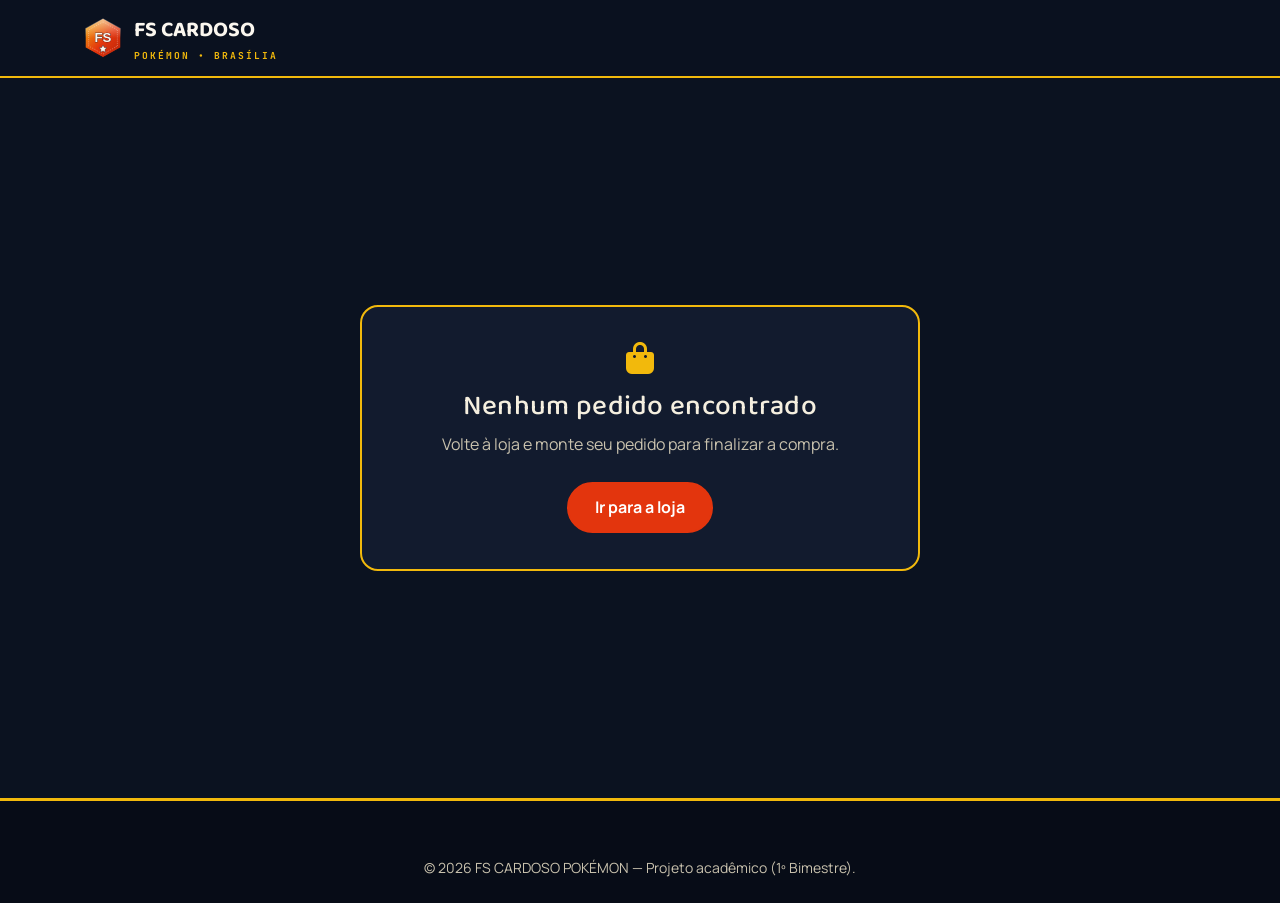
<file: FScardoso/pagamento.html>
<!DOCTYPE html>
<html lang="pt-BR">
<head>
<meta charset="UTF-8">
<meta name="viewport" content="width=device-width, initial-scale=1.0">
<title>Pagamento | FS CARDOSO POKÉMON</title>

<link href="https://cdn.jsdelivr.net/npm/bootstrap@5.3.3/dist/css/bootstrap.min.css" rel="stylesheet">
<link rel="stylesheet" href="https://cdnjs.cloudflare.com/ajax/libs/font-awesome/6.5.2/css/all.min.css">
<link rel="preconnect" href="https://fonts.googleapis.com">
<link href="https://fonts.googleapis.com/css2?family=Baloo+2:wght@500;600;700;800&family=Manrope:wght@400;500;600;700&family=JetBrains+Mono:wght@400;500;700&display=swap" rel="stylesheet">
<link rel="stylesheet" href="css/estilo.css">
<link rel="icon" href="img/logo.svg" type="image/svg+xml">
</head>
<body>

<nav class="navbar navbar-expand-lg navbar-dark navbar-fs py-2">
  <div class="container">
    <a class="navbar-brand" href="index.html">
      <img src="img/logo.svg" alt="Logo FS Cardoso Pokémon">
      <span>FS CARDOSO<small>POKÉMON • BRASÍLIA</small></span>
    </a>
  </div>
</nav>

<section class="section-dark" style="min-height:80vh; display:flex; align-items:center;">
  <div class="container">
    <div class="payment-box" id="caixaPagamento">
      <div class="text-center">
        <i class="fa-solid fa-circle-notch fa-spin fa-2x" style="color:var(--gold)"></i>
        <p class="mt-3 text-paper-dim">Carregando confirmação...</p>
      </div>
    </div>
  </div>
</section>

<footer class="footer-fs">
  <div class="container">
    <p class="small text-center mb-0">&copy; <span class="ano-atual"></span> FS CARDOSO POKÉMON — Projeto acadêmico (1º Bimestre).</p>
  </div>
</footer>

<script src="https://cdn.jsdelivr.net/npm/bootstrap@5.3.3/dist/js/bootstrap.bundle.min.js"></script>
<script src="js/script.js"></script>
<script>
  const caixa = document.getElementById('caixaPagamento');
  const dados = JSON.parse(localStorage.getItem('fscardoso_ultimo_pedido') || 'null');

  if (!dados) {
    caixa.innerHTML = `
      <div class="text-center">
        <i class="fa-solid fa-bag-shopping fa-2x mb-3" style="color:var(--gold)"></i>
        <h3>Nenhum pedido encontrado</h3>
        <p class="text-paper-dim">Volte à loja e monte seu pedido para finalizar a compra.</p>
        <a href="produtos.html" class="btn-fs-primary mt-2 d-inline-block">Ir para a loja</a>
      </div>`;
  } else {
    const itensHtml = dados.pedido.itens.map(i => `
      <div class="d-flex justify-content-between small border-bottom border-secondary py-2">
        <span>${i.qtd}x ${i.nome}</span>
        <span class="font-mono">R$ ${(i.preco * i.qtd).toFixed(2).replace('.', ',')}</span>
      </div>`).join('');

    caixa.innerHTML = `
      <div class="text-center mb-4">
        <i class="fa-solid fa-circle-check fa-3x" style="color:var(--gold)"></i>
        <h2 class="mt-3">Pagamento aprovado!</h2>
        <p class="text-paper-dim">${dados.mensagem || 'Seu pedido foi confirmado com sucesso.'}</p>
        <span class="badge-fs px-3 py-2">Pedido Nº ${dados.pedido_id}</span>
      </div>
      <div class="mt-4">${itensHtml}</div>
      <div class="d-flex justify-content-between mt-3 pt-2 border-top border-secondary">
        <strong>Total pago</strong>
        <strong class="checkout-total">R$ ${dados.pedido.total.toFixed(2).replace('.', ',')}</strong>
      </div>
      <a href="produtos.html" class="btn-fs-outline mt-4 w-100 text-center d-block">Continuar comprando</a>
      <a href="index.html" class="btn-fs-primary mt-3 w-100 text-center d-block">Voltar ao início</a>
    `;
    localStorage.removeItem('fscardoso_ultimo_pedido');
  }
</script>
</body>
</html>
</file>
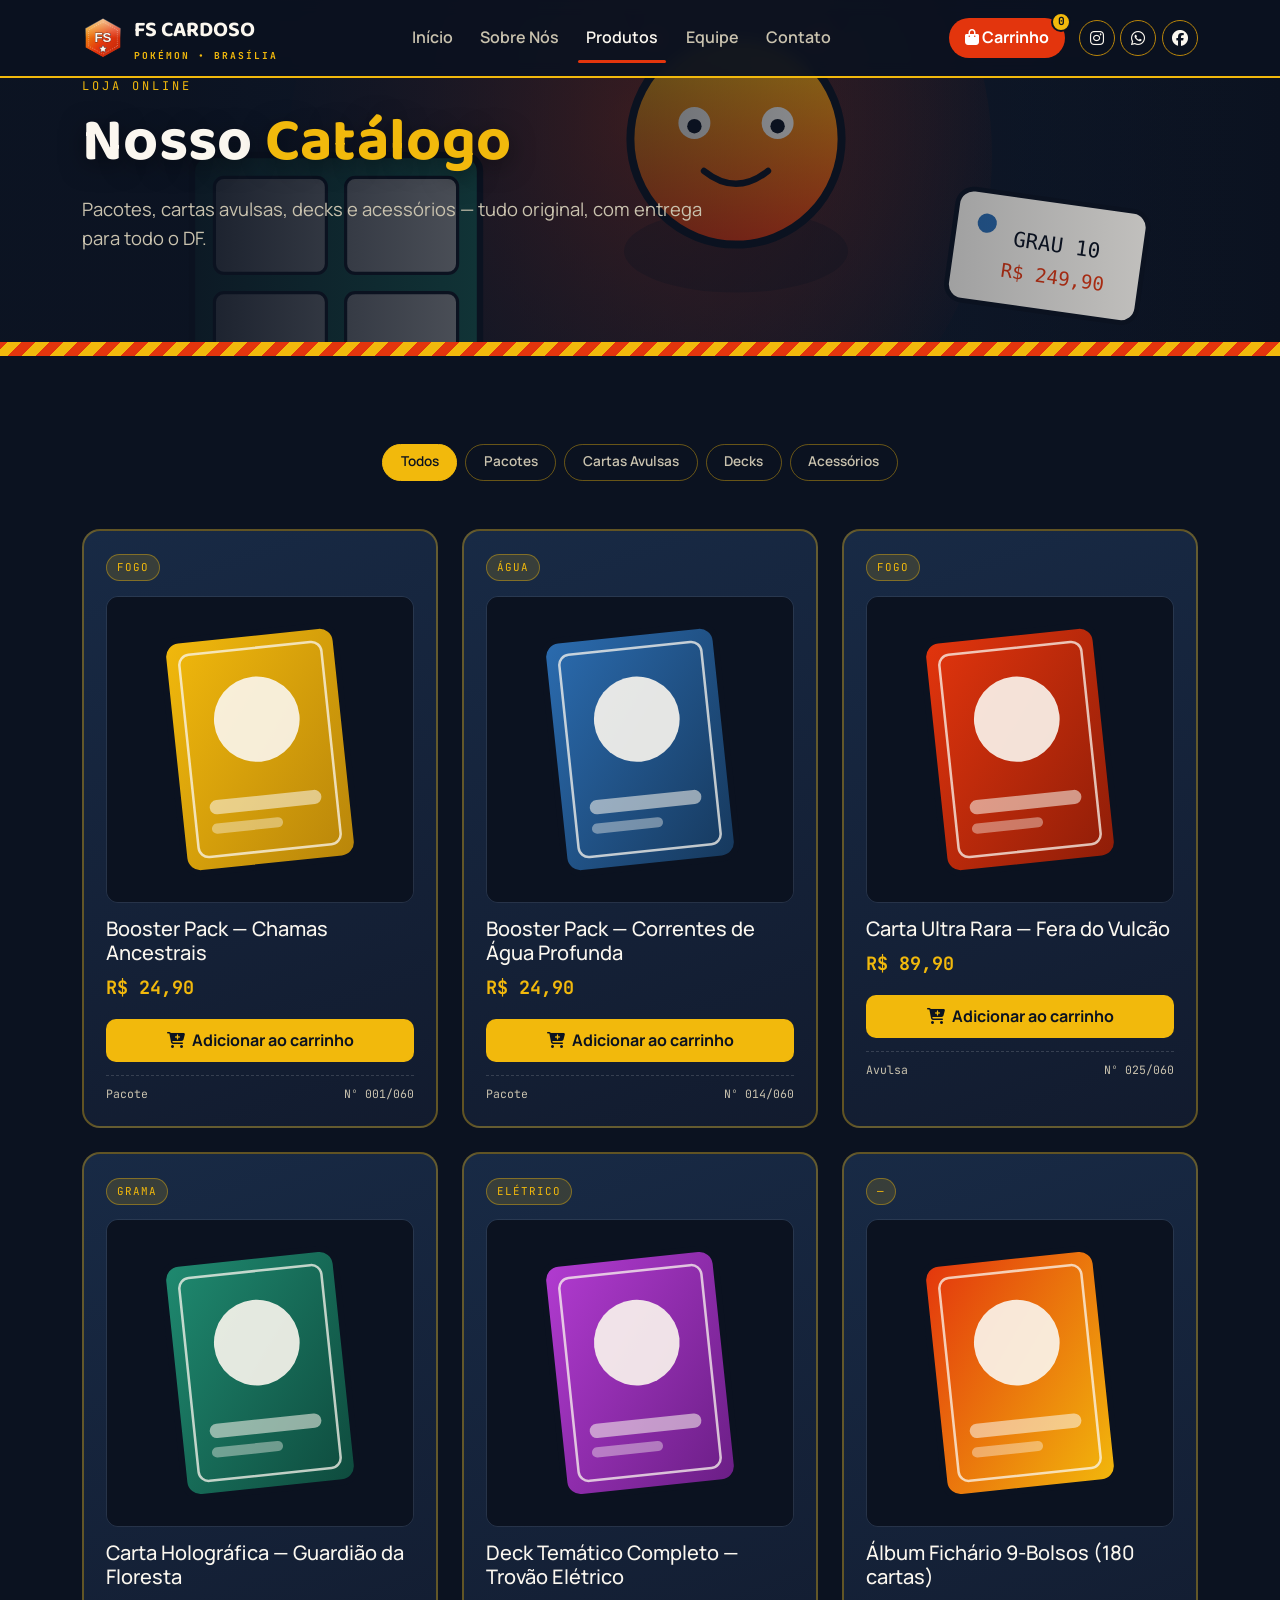
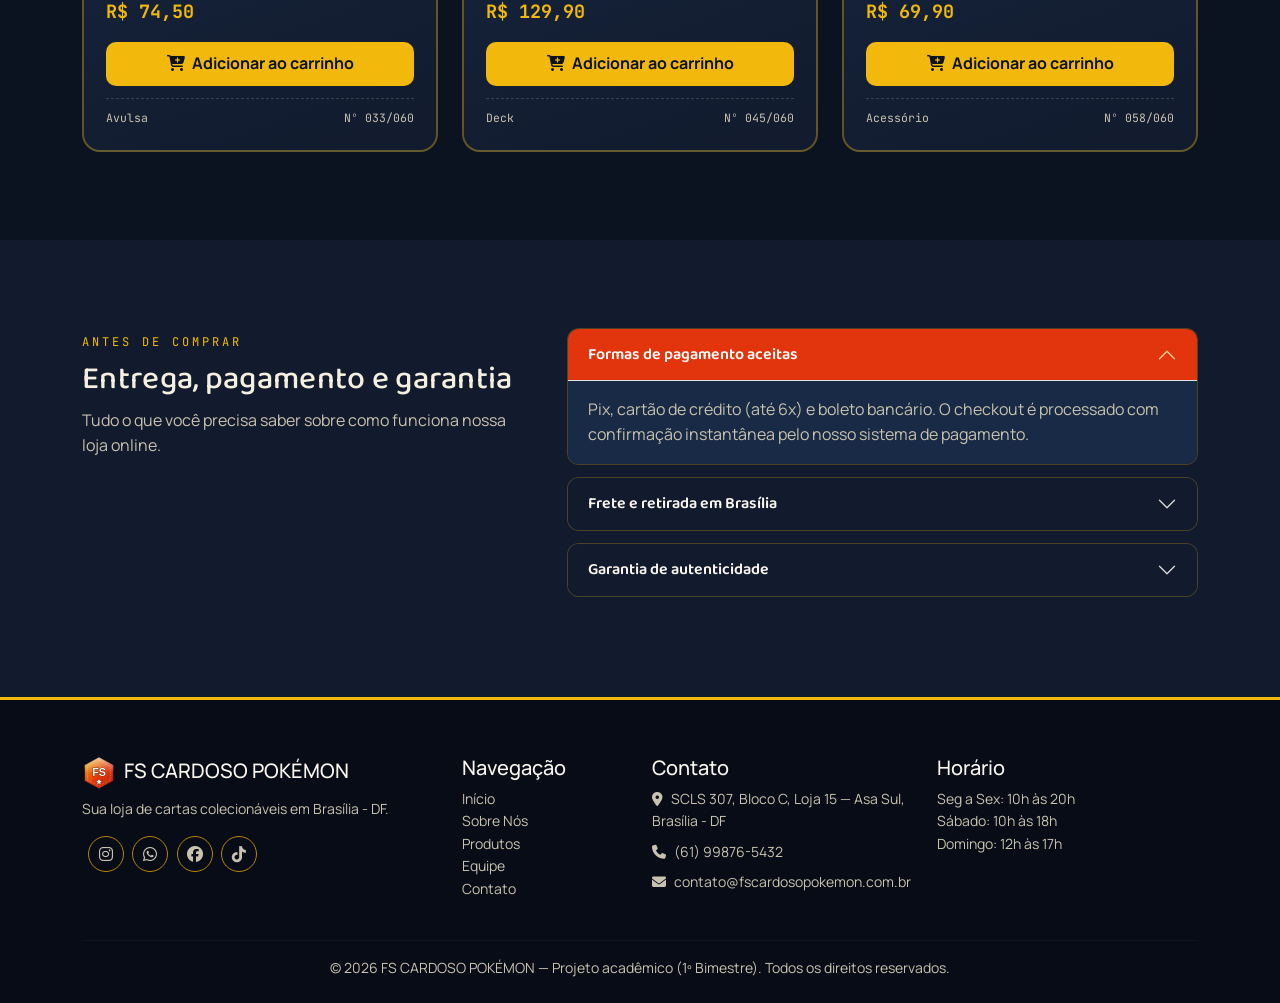
<file: FScardoso/produtos.html>
<!DOCTYPE html>
<html lang="pt-BR">
<head>
<meta charset="UTF-8">
<meta name="viewport" content="width=device-width, initial-scale=1.0">
<title>Produtos | FS CARDOSO POKÉMON</title>
<meta name="description" content="Catálogo completo de pacotes, cartas raras, decks e acessórios da FS CARDOSO POKÉMON.">

<link href="https://cdn.jsdelivr.net/npm/bootstrap@5.3.3/dist/css/bootstrap.min.css" rel="stylesheet">
<link rel="stylesheet" href="https://cdnjs.cloudflare.com/ajax/libs/font-awesome/6.5.2/css/all.min.css">
<link rel="preconnect" href="https://fonts.googleapis.com">
<link href="https://fonts.googleapis.com/css2?family=Baloo+2:wght@500;600;700;800&family=Manrope:wght@400;500;600;700&family=JetBrains+Mono:wght@400;500;700&display=swap" rel="stylesheet">
<link rel="stylesheet" href="css/estilo.css">
<link rel="icon" href="img/logo.svg" type="image/svg+xml">
</head>
<body>

<!-- ===================== NAVBAR ===================== -->
<nav class="navbar navbar-expand-lg navbar-dark navbar-fs fixed-top py-2">
  <div class="container">
    <a class="navbar-brand" href="index.html">
      <img src="img/logo.svg" alt="Logo FS Cardoso Pokémon">
      <span>FS CARDOSO<small>POKÉMON • BRASÍLIA</small></span>
    </a>
    <button class="navbar-toggler" type="button" data-bs-toggle="collapse" data-bs-target="#navMenu">
      <span class="navbar-toggler-icon"></span>
    </button>
    <div class="collapse navbar-collapse" id="navMenu">
      <ul class="navbar-nav mx-auto mb-2 mb-lg-0">
        <li class="nav-item"><a class="nav-link" href="index.html">Início</a></li>
        <li class="nav-item"><a class="nav-link" href="sobre.html">Sobre Nós</a></li>
        <li class="nav-item"><a class="nav-link active" href="produtos.html">Produtos</a></li>
        <li class="nav-item"><a class="nav-link" href="equipe.html">Equipe</a></li>
        <li class="nav-item"><a class="nav-link" href="contato.html">Contato</a></li>
      </ul>
      <div class="d-flex align-items-center">
        <button class="cart-btn me-2" type="button" data-bs-toggle="offcanvas" data-bs-target="#offcanvasCarrinho">
          <i class="fa-solid fa-bag-shopping"></i> Carrinho
          <span class="cart-badge">0</span>
        </button>
        <div class="nav-social d-none d-lg-flex">
          <a href="https://instagram.com" target="_blank" rel="noopener" aria-label="Instagram"><i class="fa-brands fa-instagram"></i></a>
          <a href="https://wa.me/5561998765432" target="_blank" rel="noopener" aria-label="WhatsApp"><i class="fa-brands fa-whatsapp"></i></a>
          <a href="https://facebook.com" target="_blank" rel="noopener" aria-label="Facebook"><i class="fa-brands fa-facebook"></i></a>
        </div>
      </div>
    </div>
  </div>
</nav>

<!-- ===================== SUB-CABEÇALHO ===================== -->
<header class="hero-slide" style="min-height:38vh; background-image:url('img/destaque2.svg');">
  <div class="container">
    <span class="section-eyebrow">Loja online</span>
    <h1 class="hero-title mt-2">Nosso <span class="accent">Catálogo</span></h1>
    <p class="hero-sub mt-3">Pacotes, cartas avulsas, decks e acessórios — tudo original, com entrega para todo o DF.</p>
  </div>
</header>

<div class="divider-zig"></div>

<!-- ===================== FILTROS + GRID DE PRODUTOS ===================== -->
<section class="section-dark">
  <div class="container">
    <div class="d-flex flex-wrap gap-2 justify-content-center mb-5 reveal" id="filtros">
      <button class="filter-pill active" data-filtro="todos">Todos</button>
      <button class="filter-pill" data-filtro="Pacote">Pacotes</button>
      <button class="filter-pill" data-filtro="Avulsa">Cartas Avulsas</button>
      <button class="filter-pill" data-filtro="Deck">Decks</button>
      <button class="filter-pill" data-filtro="Acessório">Acessórios</button>
    </div>
    <div class="row g-4" id="gridProdutos"></div>
  </div>
</section>

<!-- ===================== POLÍTICAS (acordeão nº2 do site) ===================== -->
<section class="section-alt">
  <div class="container">
    <div class="row g-5">
      <div class="col-lg-5 reveal">
        <span class="section-eyebrow">Antes de comprar</span>
        <h2 class="mt-2">Entrega, pagamento e garantia</h2>
        <p class="text-paper-dim">Tudo o que você precisa saber sobre como funciona nossa loja online.</p>
      </div>
      <div class="col-lg-7 reveal">
        <div class="accordion accordion-fs" id="politicasAccordion">
          <div class="accordion-item">
            <h2 class="accordion-header">
              <button class="accordion-button" type="button" data-bs-toggle="collapse" data-bs-target="#pol1">
                Formas de pagamento aceitas
              </button>
            </h2>
            <div id="pol1" class="accordion-collapse collapse show" data-bs-parent="#politicasAccordion">
              <div class="accordion-body">Pix, cartão de crédito (até 6x) e boleto bancário. O checkout é processado com confirmação instantânea pelo nosso sistema de pagamento.</div>
            </div>
          </div>
          <div class="accordion-item">
            <h2 class="accordion-header">
              <button class="accordion-button collapsed" type="button" data-bs-toggle="collapse" data-bs-target="#pol2">
                Frete e retirada em Brasília
              </button>
            </h2>
            <div id="pol2" class="accordion-collapse collapse" data-bs-parent="#politicasAccordion">
              <div class="accordion-body">Entregamos em todo o DF em até 3 dias úteis. Prefere buscar? Retire de graça na loja física na Asa Sul.</div>
            </div>
          </div>
          <div class="accordion-item">
            <h2 class="accordion-header">
              <button class="accordion-button collapsed" type="button" data-bs-toggle="collapse" data-bs-target="#pol3">
                Garantia de autenticidade
              </button>
            </h2>
            <div id="pol3" class="accordion-collapse collapse" data-bs-parent="#politicasAccordion">
              <div class="accordion-body">Todas as cartas avulsas passam por conferência manual. Pacotes e decks são vendidos lacrados de fábrica.</div>
            </div>
          </div>
        </div>
      </div>
    </div>
  </div>
</section>

<!-- ===================== RODAPÉ ===================== -->
<footer class="footer-fs">
  <div class="container">
    <div class="row g-4">
      <div class="col-md-4">
        <h5><img src="img/logo.svg" height="34" class="me-2" alt="Logo">FS CARDOSO POKÉMON</h5>
        <p class="small mt-2">Sua loja de cartas colecionáveis em Brasília - DF.</p>
        <div class="nav-social">
          <a href="https://instagram.com" target="_blank" rel="noopener" aria-label="Instagram"><i class="fa-brands fa-instagram"></i></a>
          <a href="https://wa.me/5561998765432" target="_blank" rel="noopener" aria-label="WhatsApp"><i class="fa-brands fa-whatsapp"></i></a>
          <a href="https://facebook.com" target="_blank" rel="noopener" aria-label="Facebook"><i class="fa-brands fa-facebook"></i></a>
          <a href="https://tiktok.com" target="_blank" rel="noopener" aria-label="TikTok"><i class="fa-brands fa-tiktok"></i></a>
        </div>
      </div>
      <div class="col-md-2">
        <h5>Navegação</h5>
        <ul class="list-unstyled small">
          <li><a href="index.html">Início</a></li>
          <li><a href="sobre.html">Sobre Nós</a></li>
          <li><a href="produtos.html">Produtos</a></li>
          <li><a href="equipe.html">Equipe</a></li>
          <li><a href="contato.html">Contato</a></li>
        </ul>
      </div>
      <div class="col-md-3">
        <h5>Contato</h5>
        <ul class="list-unstyled small">
          <li><i class="fa-solid fa-location-dot me-2"></i>SCLS 307, Bloco C, Loja 15 — Asa Sul, Brasília - DF</li>
          <li class="mt-2"><i class="fa-solid fa-phone me-2"></i>(61) 99876-5432</li>
          <li class="mt-2"><i class="fa-solid fa-envelope me-2"></i>contato@fscardosopokemon.com.br</li>
        </ul>
      </div>
      <div class="col-md-3">
        <h5>Horário</h5>
        <ul class="list-unstyled small">
          <li>Seg a Sex: 10h às 20h</li>
          <li>Sábado: 10h às 18h</li>
          <li>Domingo: 12h às 17h</li>
        </ul>
      </div>
    </div>
    <hr class="mt-4" style="border-color:rgba(255,255,255,.1)">
    <p class="small text-center mb-0">&copy; <span class="ano-atual"></span> FS CARDOSO POKÉMON — Projeto acadêmico (1º Bimestre). Todos os direitos reservados.</p>
  </div>
</footer>

<!-- ===================== OFFCANVAS DO CARRINHO ===================== -->
<div class="offcanvas offcanvas-end offcanvas-fs" tabindex="-1" id="offcanvasCarrinho">
  <div class="offcanvas-header border-bottom border-secondary">
    <h5 class="offcanvas-title"><i class="fa-solid fa-bag-shopping me-2"></i>Seu carrinho</h5>
    <button type="button" class="btn-close btn-close-white" data-bs-dismiss="offcanvas"></button>
  </div>
  <div class="offcanvas-body d-flex flex-column">
    <div id="cartItemsList" class="flex-grow-1"></div>
    <div class="border-top border-secondary pt-3 mt-3">
      <div class="d-flex justify-content-between align-items-center mb-3">
        <span class="fw-bold">Total</span>
        <span id="cartTotal" class="checkout-total">R$ 0,00</span>
      </div>
      <button id="btnFinalizarCompra" class="btn-checkout" onclick="CARRINHO.finalizarCompra()">
        <i class="fa-solid fa-bag-shopping"></i> Finalizar Compra
      </button>
      <p class="small text-paper-dim mt-2 mb-0 text-center">Pagamento processado pelo nosso sistema (Python).</p>
    </div>
  </div>
</div>

<!-- Toast do carrinho -->
<div class="position-fixed bottom-0 end-0 p-3" style="z-index:1100">
  <div id="cartToast" class="toast align-items-center text-bg-dark border" role="alert">
    <div class="d-flex">
      <div class="toast-body"><i class="fa-solid fa-circle-check me-2" style="color:var(--gold)"></i>Item adicionado!</div>
      <button type="button" class="btn-close btn-close-white me-2 m-auto" data-bs-dismiss="toast"></button>
    </div>
  </div>
</div>

<script src="https://cdn.jsdelivr.net/npm/bootstrap@5.3.3/dist/js/bootstrap.bundle.min.js"></script>
<script src="js/script.js"></script>
<script>
  const grid = document.getElementById('gridProdutos');

  function renderGrid(filtro) {
    const itens = filtro === 'todos' ? CATALOGO : CATALOGO.filter(p => p.tipo === filtro);
    grid.innerHTML = itens.map(p => `
      <div class="col-sm-6 col-lg-4 reveal in">
        <div class="holo-card">
          <span class="card-type-pill">${p.energia}</span>
          <img src="${p.img}" alt="${p.nome}" class="card-thumb">
          <h5>${p.nome}</h5>
          <div class="price-tag">R$ ${p.preco.toFixed(2).replace('.', ',')}</div>
          <button class="add-cart-btn mt-3" onclick="CARRINHO.adicionar('${p.id}')"><i class="fa-solid fa-cart-plus me-1"></i> Adicionar ao carrinho</button>
          <div class="card-footer-num"><span>${p.tipo}</span><span>Nº ${p.numero}</span></div>
        </div>
      </div>`).join('');
  }
  renderGrid('todos');

  document.querySelectorAll('#filtros .filter-pill').forEach(btn => {
    btn.addEventListener('click', () => {
      document.querySelectorAll('#filtros .filter-pill').forEach(b => b.classList.remove('active'));
      btn.classList.add('active');
      renderGrid(btn.dataset.filtro);
    });
  });
</script>
</body>
</html>
</file>
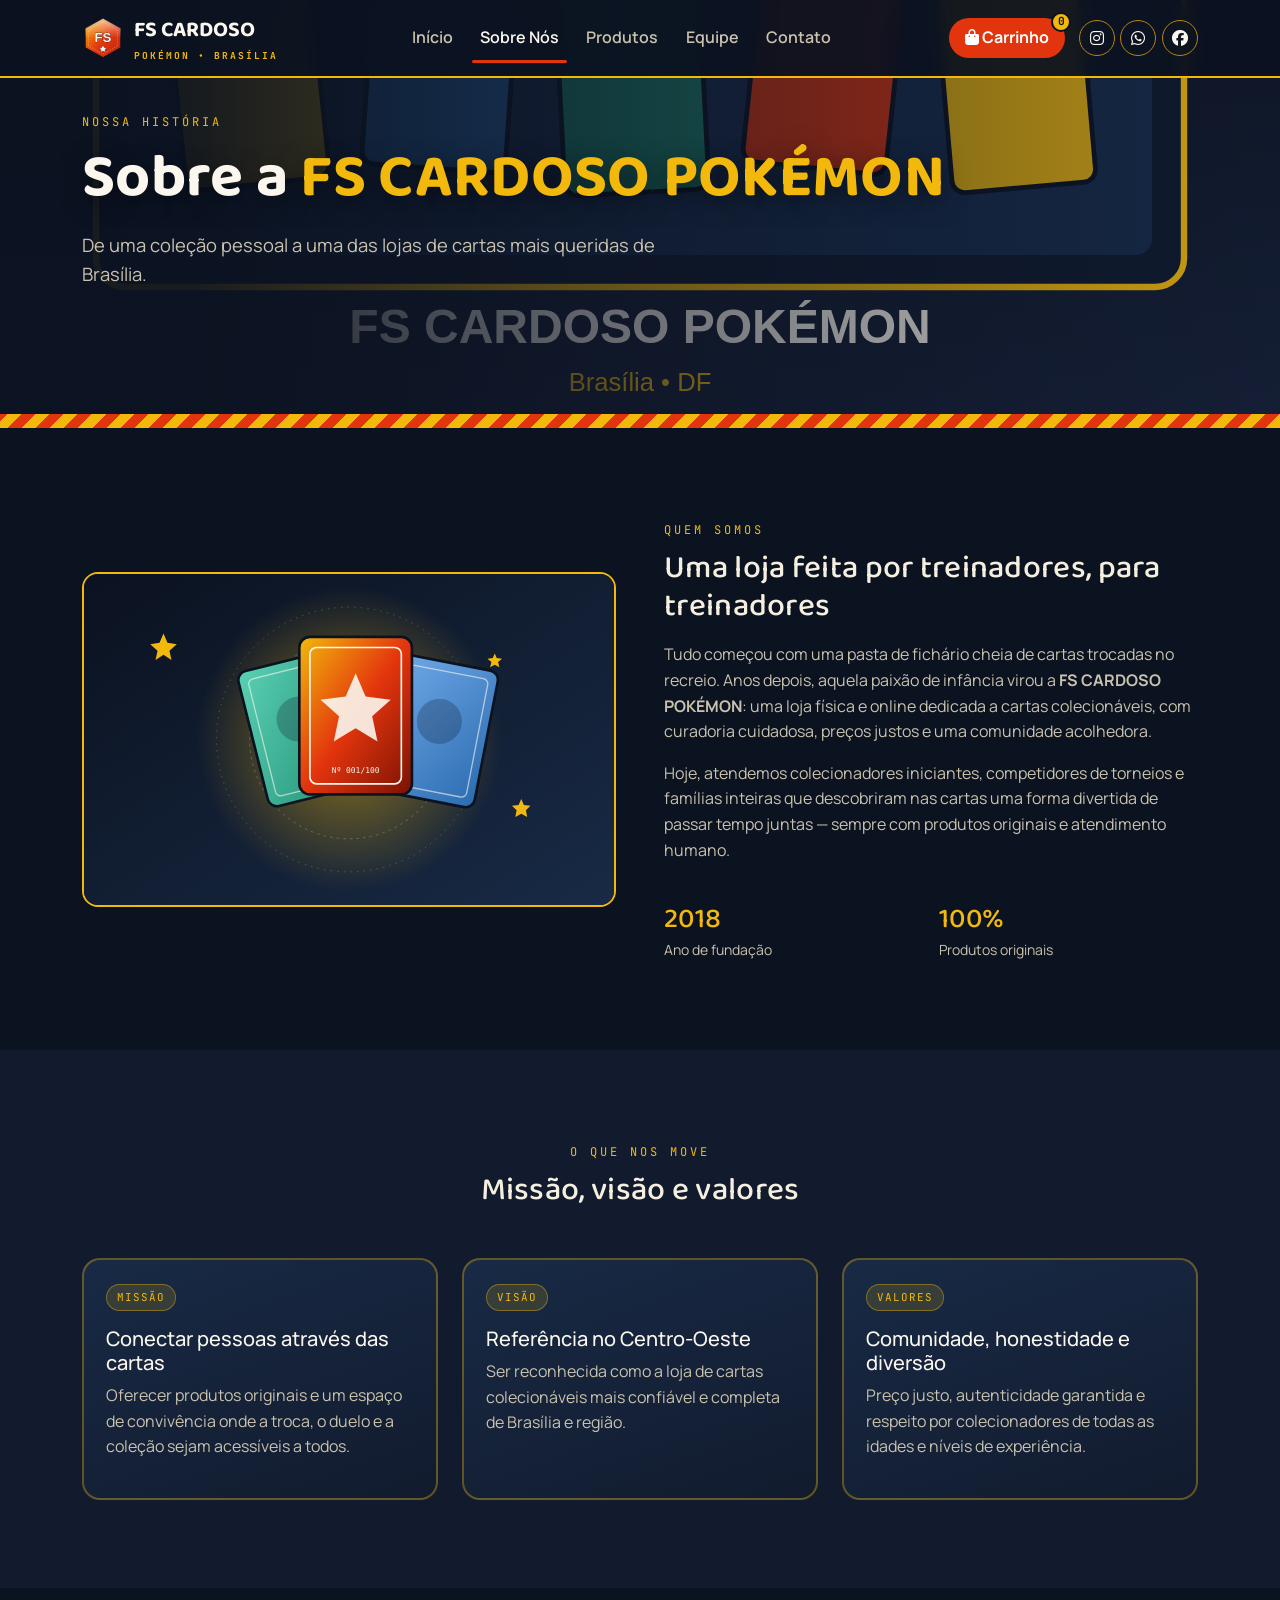
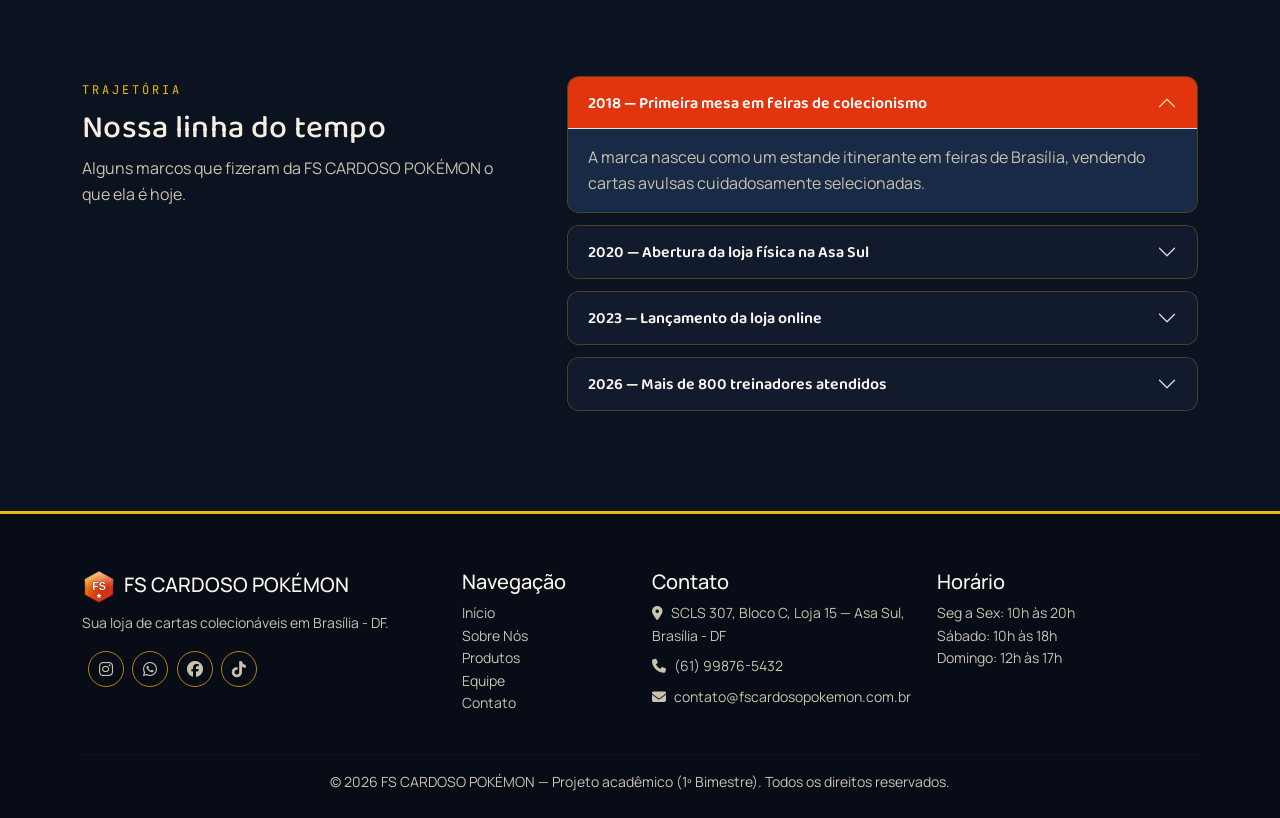
<file: FScardoso/sobre.html>
<!DOCTYPE html>
<html lang="pt-BR">
<head>
<meta charset="UTF-8">
<meta name="viewport" content="width=device-width, initial-scale=1.0">
<title>Sobre Nós | FS CARDOSO POKÉMON</title>
<meta name="description" content="Conheça a história, missão e valores da FS CARDOSO POKÉMON, loja de cartas colecionáveis em Brasília.">

<link href="https://cdn.jsdelivr.net/npm/bootstrap@5.3.3/dist/css/bootstrap.min.css" rel="stylesheet">
<link rel="stylesheet" href="https://cdnjs.cloudflare.com/ajax/libs/font-awesome/6.5.2/css/all.min.css">
<link rel="preconnect" href="https://fonts.googleapis.com">
<link href="https://fonts.googleapis.com/css2?family=Baloo+2:wght@500;600;700;800&family=Manrope:wght@400;500;600;700&family=JetBrains+Mono:wght@400;500;700&display=swap" rel="stylesheet">
<link rel="stylesheet" href="css/estilo.css">
<link rel="icon" href="img/logo.svg" type="image/svg+xml">
</head>
<body>

<!-- ===================== NAVBAR ===================== -->
<nav class="navbar navbar-expand-lg navbar-dark navbar-fs fixed-top py-2">
  <div class="container">
    <a class="navbar-brand" href="index.html">
      <img src="img/logo.svg" alt="Logo FS Cardoso Pokémon">
      <span>FS CARDOSO<small>POKÉMON • BRASÍLIA</small></span>
    </a>
    <button class="navbar-toggler" type="button" data-bs-toggle="collapse" data-bs-target="#navMenu">
      <span class="navbar-toggler-icon"></span>
    </button>
    <div class="collapse navbar-collapse" id="navMenu">
      <ul class="navbar-nav mx-auto mb-2 mb-lg-0">
        <li class="nav-item"><a class="nav-link" href="index.html">Início</a></li>
        <li class="nav-item"><a class="nav-link active" href="sobre.html">Sobre Nós</a></li>
        <li class="nav-item"><a class="nav-link" href="produtos.html">Produtos</a></li>
        <li class="nav-item"><a class="nav-link" href="equipe.html">Equipe</a></li>
        <li class="nav-item"><a class="nav-link" href="contato.html">Contato</a></li>
      </ul>
      <div class="d-flex align-items-center">
        <a href="produtos.html" class="cart-btn me-2">
          <i class="fa-solid fa-bag-shopping"></i> Carrinho
          <span class="cart-badge">0</span>
        </a>
        <div class="nav-social d-none d-lg-flex">
          <a href="https://instagram.com" target="_blank" rel="noopener" aria-label="Instagram"><i class="fa-brands fa-instagram"></i></a>
          <a href="https://wa.me/5561998765432" target="_blank" rel="noopener" aria-label="WhatsApp"><i class="fa-brands fa-whatsapp"></i></a>
          <a href="https://facebook.com" target="_blank" rel="noopener" aria-label="Facebook"><i class="fa-brands fa-facebook"></i></a>
        </div>
      </div>
    </div>
  </div>
</nav>

<!-- ===================== SUB-CABEÇALHO ===================== -->
<header class="hero-slide" style="min-height:46vh; background-image:url('img/destaque3.svg');">
  <div class="container">
    <span class="section-eyebrow">Nossa história</span>
    <h1 class="hero-title mt-2">Sobre a <span class="accent">FS CARDOSO POKÉMON</span></h1>
    <p class="hero-sub mt-3">De uma coleção pessoal a uma das lojas de cartas mais queridas de Brasília.</p>
  </div>
</header>

<div class="divider-zig"></div>

<!-- ===================== NOSSA HISTÓRIA ===================== -->
<section class="section-dark">
  <div class="container">
    <div class="row align-items-center g-5">
      <div class="col-lg-6 reveal">
        <img src="img/destaque1.svg" class="img-fluid rounded-4 border border-2" style="border-color:var(--gold) !important;" alt="Ilustração de cartas colecionáveis">
      </div>
      <div class="col-lg-6 reveal">
        <span class="section-eyebrow">Quem somos</span>
        <h2 class="mt-2 mb-3">Uma loja feita por treinadores, para treinadores</h2>
        <p class="text-paper-dim">Tudo começou com uma pasta de fichário cheia de cartas trocadas no recreio. Anos depois, aquela paixão de infância virou a <strong>FS CARDOSO POKÉMON</strong>: uma loja física e online dedicada a cartas colecionáveis, com curadoria cuidadosa, preços justos e uma comunidade acolhedora.</p>
        <p class="text-paper-dim">Hoje, atendemos colecionadores iniciantes, competidores de torneios e famílias inteiras que descobriram nas cartas uma forma divertida de passar tempo juntas — sempre com produtos originais e atendimento humano.</p>
        <div class="row mt-4 g-3">
          <div class="col-6"><h3 class="mb-0" style="color:var(--gold)">2018</h3><small class="text-paper-dim">Ano de fundação</small></div>
          <div class="col-6"><h3 class="mb-0" style="color:var(--gold)">100%</h3><small class="text-paper-dim">Produtos originais</small></div>
        </div>
      </div>
    </div>
  </div>
</section>

<!-- ===================== MISSÃO / VISÃO / VALORES ===================== -->
<section class="section-alt">
  <div class="container">
    <div class="text-center mb-5 reveal">
      <span class="section-eyebrow">O que nos move</span>
      <h2 class="mt-2">Missão, visão e valores</h2>
    </div>
    <div class="row g-4">
      <div class="col-md-4 reveal">
        <div class="holo-card">
          <span class="card-type-pill">Missão</span>
          <h5 class="mt-3">Conectar pessoas através das cartas</h5>
          <p class="text-paper-dim">Oferecer produtos originais e um espaço de convivência onde a troca, o duelo e a coleção sejam acessíveis a todos.</p>
        </div>
      </div>
      <div class="col-md-4 reveal">
        <div class="holo-card">
          <span class="card-type-pill">Visão</span>
          <h5 class="mt-3">Referência no Centro-Oeste</h5>
          <p class="text-paper-dim">Ser reconhecida como a loja de cartas colecionáveis mais confiável e completa de Brasília e região.</p>
        </div>
      </div>
      <div class="col-md-4 reveal">
        <div class="holo-card">
          <span class="card-type-pill">Valores</span>
          <h5 class="mt-3">Comunidade, honestidade e diversão</h5>
          <p class="text-paper-dim">Preço justo, autenticidade garantida e respeito por colecionadores de todas as idades e níveis de experiência.</p>
        </div>
      </div>
    </div>
  </div>
</section>

<!-- ===================== LINHA DO TEMPO (acordeão) ===================== -->
<section class="section-dark">
  <div class="container">
    <div class="row g-5">
      <div class="col-lg-5 reveal">
        <span class="section-eyebrow">Trajetória</span>
        <h2 class="mt-2">Nossa linha do tempo</h2>
        <p class="text-paper-dim">Alguns marcos que fizeram da FS CARDOSO POKÉMON o que ela é hoje.</p>
      </div>
      <div class="col-lg-7 reveal">
        <div class="accordion accordion-fs" id="timelineAccordion">
          <div class="accordion-item">
            <h2 class="accordion-header">
              <button class="accordion-button" type="button" data-bs-toggle="collapse" data-bs-target="#t1">
                2018 — Primeira mesa em feiras de colecionismo
              </button>
            </h2>
            <div id="t1" class="accordion-collapse collapse show" data-bs-parent="#timelineAccordion">
              <div class="accordion-body">A marca nasceu como um estande itinerante em feiras de Brasília, vendendo cartas avulsas cuidadosamente selecionadas.</div>
            </div>
          </div>
          <div class="accordion-item">
            <h2 class="accordion-header">
              <button class="accordion-button collapsed" type="button" data-bs-toggle="collapse" data-bs-target="#t2">
                2020 — Abertura da loja física na Asa Sul
              </button>
            </h2>
            <div id="t2" class="accordion-collapse collapse" data-bs-parent="#timelineAccordion">
              <div class="accordion-body">Com a comunidade crescendo, abrimos nosso primeiro ponto físico, hoje um espaço de convivência para torneios e trocas.</div>
            </div>
          </div>
          <div class="accordion-item">
            <h2 class="accordion-header">
              <button class="accordion-button collapsed" type="button" data-bs-toggle="collapse" data-bs-target="#t3">
                2023 — Lançamento da loja online
              </button>
            </h2>
            <div id="t3" class="accordion-collapse collapse" data-bs-parent="#timelineAccordion">
              <div class="accordion-body">Passamos a atender todo o Distrito Federal e região com entrega rápida e checkout simplificado.</div>
            </div>
          </div>
          <div class="accordion-item">
            <h2 class="accordion-header">
              <button class="accordion-button collapsed" type="button" data-bs-toggle="collapse" data-bs-target="#t4">
                2026 — Mais de 800 treinadores atendidos
              </button>
            </h2>
            <div id="t4" class="accordion-collapse collapse" data-bs-parent="#timelineAccordion">
              <div class="accordion-body">Hoje seguimos crescendo, sempre com o mesmo cuidado do primeiro dia de feira.</div>
            </div>
          </div>
        </div>
      </div>
    </div>
  </div>
</section>

<!-- ===================== RODAPÉ ===================== -->
<footer class="footer-fs">
  <div class="container">
    <div class="row g-4">
      <div class="col-md-4">
        <h5><img src="img/logo.svg" height="34" class="me-2" alt="Logo">FS CARDOSO POKÉMON</h5>
        <p class="small mt-2">Sua loja de cartas colecionáveis em Brasília - DF.</p>
        <div class="nav-social">
          <a href="https://instagram.com" target="_blank" rel="noopener" aria-label="Instagram"><i class="fa-brands fa-instagram"></i></a>
          <a href="https://wa.me/5561998765432" target="_blank" rel="noopener" aria-label="WhatsApp"><i class="fa-brands fa-whatsapp"></i></a>
          <a href="https://facebook.com" target="_blank" rel="noopener" aria-label="Facebook"><i class="fa-brands fa-facebook"></i></a>
          <a href="https://tiktok.com" target="_blank" rel="noopener" aria-label="TikTok"><i class="fa-brands fa-tiktok"></i></a>
        </div>
      </div>
      <div class="col-md-2">
        <h5>Navegação</h5>
        <ul class="list-unstyled small">
          <li><a href="index.html">Início</a></li>
          <li><a href="sobre.html">Sobre Nós</a></li>
          <li><a href="produtos.html">Produtos</a></li>
          <li><a href="equipe.html">Equipe</a></li>
          <li><a href="contato.html">Contato</a></li>
        </ul>
      </div>
      <div class="col-md-3">
        <h5>Contato</h5>
        <ul class="list-unstyled small">
          <li><i class="fa-solid fa-location-dot me-2"></i>SCLS 307, Bloco C, Loja 15 — Asa Sul, Brasília - DF</li>
          <li class="mt-2"><i class="fa-solid fa-phone me-2"></i>(61) 99876-5432</li>
          <li class="mt-2"><i class="fa-solid fa-envelope me-2"></i>contato@fscardosopokemon.com.br</li>
        </ul>
      </div>
      <div class="col-md-3">
        <h5>Horário</h5>
        <ul class="list-unstyled small">
          <li>Seg a Sex: 10h às 20h</li>
          <li>Sábado: 10h às 18h</li>
          <li>Domingo: 12h às 17h</li>
        </ul>
      </div>
    </div>
    <hr class="mt-4" style="border-color:rgba(255,255,255,.1)">
    <p class="small text-center mb-0">&copy; <span class="ano-atual"></span> FS CARDOSO POKÉMON — Projeto acadêmico (1º Bimestre). Todos os direitos reservados.</p>
  </div>
</footer>

<script src="https://cdn.jsdelivr.net/npm/bootstrap@5.3.3/dist/js/bootstrap.bundle.min.js"></script>
<script src="js/script.js"></script>
</body>
</html>
</file>
<file: FScardoso/css/estilo.css>
/* =====================================================================
   FS CARDOSO POKÉMON — estilo.css
   Sistema de tokens: cores, tipografia, layout e o componente-assinatura
   "holo-card" (cartão com moldura foil) usado em produtos, equipe e
   depoimentos para dar identidade única ao site.
   ===================================================================== */

:root{
  /* --- paleta (baseada na logo: vermelho carta + dourado holográfico) --- */
  --ink:        #0B1220;
  --ink-2:      #121B2E;
  --ink-3:      #182A45;
  --paper:      #FBF7EF;
  --paper-dim:  #EFE7D6;
  --red:        #E3350D;
  --red-dark:   #8E1D08;
  --gold:       #F2B90C;
  --gold-dark:  #B8850A;
  --teal:       #1F8A70;
  --blue:       #2B6CB0;

  --text-on-dark: #F5EFDF;
  --text-on-dark-dim: #C9C2AE;
  --text-on-light: #14181f;

  --font-display: 'Baloo 2', 'Segoe UI', sans-serif;
  --font-body: 'Manrope', 'Segoe UI', sans-serif;
  --font-mono: 'JetBrains Mono', 'Courier New', monospace;

  --radius-card: 18px;
  --shadow-lift: 0 18px 40px -12px rgba(0,0,0,.55);
}

*{ box-sizing: border-box; }

html{ scroll-behavior: smooth; scroll-padding-top: 90px; }

body{
  background: var(--ink);
  color: var(--text-on-dark);
  font-family: var(--font-body);
  line-height: 1.6;
}

h1,h2,h3,h4,.display-font{
  font-family: var(--font-display);
  letter-spacing: .3px;
}

a{ color: var(--gold); text-decoration: none; }
a:hover{ color: var(--red); }

.section-eyebrow{
  font-family: var(--font-mono);
  text-transform: uppercase;
  letter-spacing: 3px;
  font-size: .75rem;
  color: var(--gold);
}

.text-paper-dim{ color: var(--text-on-dark-dim); }

/* =========================== NAVBAR =========================== */
.navbar-fs{
  background: rgba(11,18,32,.92);
  backdrop-filter: blur(8px);
  border-bottom: 2px solid var(--gold);
}
.navbar-fs .navbar-brand{
  font-family: var(--font-display);
  font-weight: 700;
  font-size: 1.35rem;
  color: var(--paper);
  display: flex;
  align-items: center;
}
.navbar-fs .navbar-brand img{ height: 42px; margin-right: .6rem; }
.navbar-fs .navbar-brand small{
  display:block;
  font-family: var(--font-mono);
  font-size: .6rem;
  color: var(--gold);
  letter-spacing: 2px;
}
.navbar-fs .nav-link{
  color: var(--text-on-dark-dim) !important;
  font-weight: 600;
  margin: 0 .35rem;
  position: relative;
}
.navbar-fs .nav-link.active,
.navbar-fs .nav-link:hover{ color: var(--paper) !important; }
.navbar-fs .nav-link.active::after{
  content:"";
  position:absolute; left:0; right:0; bottom:-4px;
  height:3px; background: var(--red); border-radius:3px;
}
.nav-social a{
  color: var(--paper);
  width: 36px; height:36px;
  display:inline-flex; align-items:center; justify-content:center;
  border:1px solid var(--gold-dark);
  border-radius:50%;
  margin-left:.35rem;
  transition: transform .2s ease, background .2s ease;
}
.nav-social a:hover{ background: var(--red); border-color: var(--red); transform: translateY(-2px); color:#fff; }
.cart-btn{
  position:relative;
  background: var(--red);
  border: none;
  color: #fff;
  border-radius: 50px;
  padding: .45rem 1rem;
  font-weight: 700;
}
.cart-btn:hover{ background: var(--gold); color: var(--ink); }
.cart-badge{
  position:absolute; top:-6px; right:-6px;
  background: var(--gold); color: var(--ink);
  font-family: var(--font-mono); font-size:.7rem; font-weight:700;
  width:20px; height:20px; border-radius:50%;
  display:flex; align-items:center; justify-content:center;
  border: 2px solid var(--ink);
}

/* =========================== HERO / CABEÇALHO =========================== */
.hero-carousel{
  border-bottom: 4px solid var(--gold);
}
.hero-slide{
  min-height: 78vh;
  display:flex; align-items:center;
  background-size: cover;
  background-position:center;
  position: relative;
}
.hero-slide::before{
  content:"";
  position:absolute; inset:0;
  background: linear-gradient(90deg, rgba(11,18,32,.94) 15%, rgba(11,18,32,.55) 55%, rgba(11,18,32,.15) 100%);
}
.hero-slide .container{ position:relative; z-index:2; }
.hero-title{
  font-size: clamp(2.2rem, 5vw, 3.8rem);
  font-weight: 700;
  color: var(--paper);
  text-shadow: 0 6px 24px rgba(0,0,0,.5);
}
.hero-title .accent{ color: var(--gold); }
.hero-sub{ color: var(--text-on-dark-dim); font-size: 1.15rem; max-width: 40rem; }
.btn-fs-primary{
  background: var(--red); border: 2px solid var(--red);
  color:#fff; font-weight:700; border-radius: 50px; padding:.7rem 1.6rem;
  transition: all .2s ease;
}
.btn-fs-primary:hover{ background: transparent; color: var(--red); }
.btn-fs-outline{
  background: transparent; border: 2px solid var(--gold);
  color: var(--gold); font-weight:700; border-radius: 50px; padding:.7rem 1.6rem;
  transition: all .2s ease;
}
.btn-fs-outline:hover{ background: var(--gold); color: var(--ink); }

.carousel-indicators [data-bs-target]{ background-color: var(--gold); }

/* =========================== SEÇÕES GERAIS =========================== */
.section-dark{ background: var(--ink); padding: 5.5rem 0; }
.section-alt{ background: var(--ink-2); padding: 5.5rem 0; }
.section-paper{ background: var(--paper); color: var(--text-on-light); padding: 5.5rem 0; }
.section-paper .section-eyebrow{ color: var(--red); }
.section-paper h2{ color: var(--ink); }
.divider-zig{
  height: 14px;
  background: repeating-linear-gradient(-45deg, var(--gold) 0 10px, var(--red) 10px 20px);
}

/* =========================== HOLO-CARD (assinatura) =========================== */
.holo-card{
  background: linear-gradient(160deg, var(--ink-3), var(--ink-2));
  border-radius: var(--radius-card);
  border: 2px solid rgba(242,185,12,.35);
  padding: 1.4rem;
  height: 100%;
  position: relative;
  overflow: hidden;
  transition: transform .35s ease, border-color .35s ease, box-shadow .35s ease;
}
.holo-card::before{
  content:"";
  position:absolute; inset:0;
  background: linear-gradient(115deg, transparent 40%, rgba(242,185,12,.18) 50%, transparent 60%);
  transform: translateX(-120%);
  transition: transform .6s ease;
}
.holo-card:hover{
  transform: translateY(-8px) rotate(-.6deg);
  border-color: var(--gold);
  box-shadow: var(--shadow-lift);
}
.holo-card:hover::before{ transform: translateX(120%); }
.holo-card .card-type-pill{
  display:inline-block;
  font-family: var(--font-mono);
  font-size:.68rem;
  letter-spacing:1px;
  text-transform: uppercase;
  padding:.25rem .6rem;
  border-radius: 50px;
  background: rgba(242,185,12,.15);
  color: var(--gold);
  border: 1px solid rgba(242,185,12,.4);
}
.holo-card .card-thumb{
  width:100%; border-radius: 12px; margin: .9rem 0;
  border: 1px solid rgba(255,255,255,.08);
}
.holo-card h3, .holo-card h5{ color: var(--paper); }
.holo-card .card-footer-num{
  font-family: var(--font-mono);
  font-size:.72rem;
  color: var(--text-on-dark-dim);
  border-top: 1px dashed rgba(255,255,255,.15);
  padding-top:.6rem;
  margin-top:.8rem;
  display:flex; justify-content:space-between;
}
.holo-card .price-tag{
  font-family: var(--font-mono);
  font-weight:700;
  color: var(--gold);
  font-size: 1.15rem;
}

/* =========================== ACORDEÃO CUSTOM =========================== */
.accordion-fs .accordion-item{
  background: var(--ink-2);
  border: 1px solid rgba(242,185,12,.25);
  margin-bottom: .75rem;
  border-radius: 12px !important;
  overflow: hidden;
}
.accordion-fs .accordion-button{
  background: var(--ink-2);
  color: var(--paper);
  font-family: var(--font-display);
  font-weight: 600;
}
.accordion-fs .accordion-button:not(.collapsed){
  background: var(--red);
  color: #fff;
}
.accordion-fs .accordion-button:focus{ box-shadow: 0 0 0 3px rgba(242,185,12,.4); }
.accordion-fs .accordion-button::after{ filter: invert(1); }
.accordion-fs .accordion-body{ background: var(--ink-3); color: var(--text-on-dark-dim); }

/* =========================== DEPOIMENTOS =========================== */
.testi-carousel .holo-card{ max-width: 640px; margin: 0 auto; text-align:center; }
.testi-avatar{
  width:84px; height:84px; border-radius:50%;
  border: 3px solid var(--gold);
  object-fit: cover;
  margin-bottom: .8rem;
}
.stars{ color: var(--gold); letter-spacing:2px; }

/* =========================== FORMULÁRIO DE CONTATO =========================== */
.form-fs .form-control, .form-fs .form-select{
  background: var(--ink-2);
  border: 1px solid rgba(242,185,12,.3);
  color: var(--paper);
  padding: .75rem 1rem;
  border-radius: 10px;
}
.form-fs .form-control::placeholder{ color: var(--text-on-dark-dim); }
.form-fs .form-control:focus, .form-fs .form-select:focus{
  background: var(--ink-2);
  color: var(--paper);
  border-color: var(--gold);
  box-shadow: 0 0 0 3px rgba(242,185,12,.25);
}
.form-fs label{ font-weight:600; color: var(--text-on-dark-dim); font-size:.9rem; }

.map-frame{
  border-radius: 16px;
  overflow:hidden;
  border: 2px solid var(--gold);
  filter: grayscale(.15) contrast(1.05);
}

/* =========================== RODAPÉ =========================== */
footer.footer-fs{
  background: #070c17;
  border-top: 3px solid var(--gold);
  padding: 3.5rem 0 1.5rem;
  color: var(--text-on-dark-dim);
}
footer.footer-fs h5{ color: var(--paper); }
footer.footer-fs a{ color: var(--text-on-dark-dim); }
footer.footer-fs a:hover{ color: var(--gold); }

/* =========================== EQUIPE =========================== */
.team-role{
  font-family: var(--font-mono);
  color: var(--gold);
  font-size:.8rem;
  text-transform: uppercase;
  letter-spacing: 1px;
}

/* =========================== PRODUTOS / LOJA =========================== */
.filter-pill{
  border: 1px solid rgba(242,185,12,.4);
  background: transparent;
  color: var(--text-on-dark-dim);
  border-radius: 50px;
  padding: .4rem 1.1rem;
  font-size:.85rem;
  font-weight:600;
  transition: all .2s ease;
}
.filter-pill.active, .filter-pill:hover{
  background: var(--gold); color: var(--ink); border-color: var(--gold);
}
.add-cart-btn{
  width:100%;
  background: var(--gold);
  border: none;
  color: var(--ink);
  font-weight: 700;
  border-radius: 10px;
  padding: .55rem 0;
  transition: background .2s ease;
}
.add-cart-btn:hover{ background: var(--red); color:#fff; }

/* offcanvas cart */
.offcanvas-fs{ background: var(--ink-2); color: var(--paper); }
.offcanvas-fs .cart-item{
  display:flex; gap:.8rem; align-items:center;
  border-bottom: 1px solid rgba(255,255,255,.08);
  padding: .7rem 0;
}
.offcanvas-fs .cart-item img{ width:56px; height:56px; border-radius:8px; object-fit:cover; }
.qty-btn{
  width:26px; height:26px; border-radius:50%;
  border:1px solid var(--gold); background:transparent; color:var(--gold);
  line-height:1; font-weight:700;
}
.checkout-total{
  font-family: var(--font-mono);
  font-size: 1.4rem;
  color: var(--gold);
  font-weight: 700;
}
.btn-checkout{
  background: var(--red); border:none; color:#fff; font-weight:700;
  border-radius: 50px; padding:.8rem 1rem; width:100%;
  display:flex; align-items:center; justify-content:center; gap:.5rem;
}
.btn-checkout:hover{ background: var(--gold); color: var(--ink); }

/* =========================== PÁGINA DE PAGAMENTO =========================== */
.payment-box{
  background: var(--ink-2);
  border: 2px solid var(--gold);
  border-radius: 18px;
  padding: 2.2rem;
  max-width: 560px;
  margin: 3rem auto;
}

/* =========================== UTIL =========================== */
.badge-fs{
  background: var(--red);
  color:#fff;
  font-family: var(--font-mono);
  font-weight: 500;
  border-radius: 6px;
}
.reveal{ opacity:0; transform: translateY(24px); transition: opacity .6s ease, transform .6s ease; }
.reveal.in{ opacity:1; transform: translateY(0); }

@media (max-width: 767.98px){
  .hero-slide{ min-height: 88vh; }
  .section-dark, .section-alt, .section-paper{ padding: 3.5rem 0; }
}
</file>
